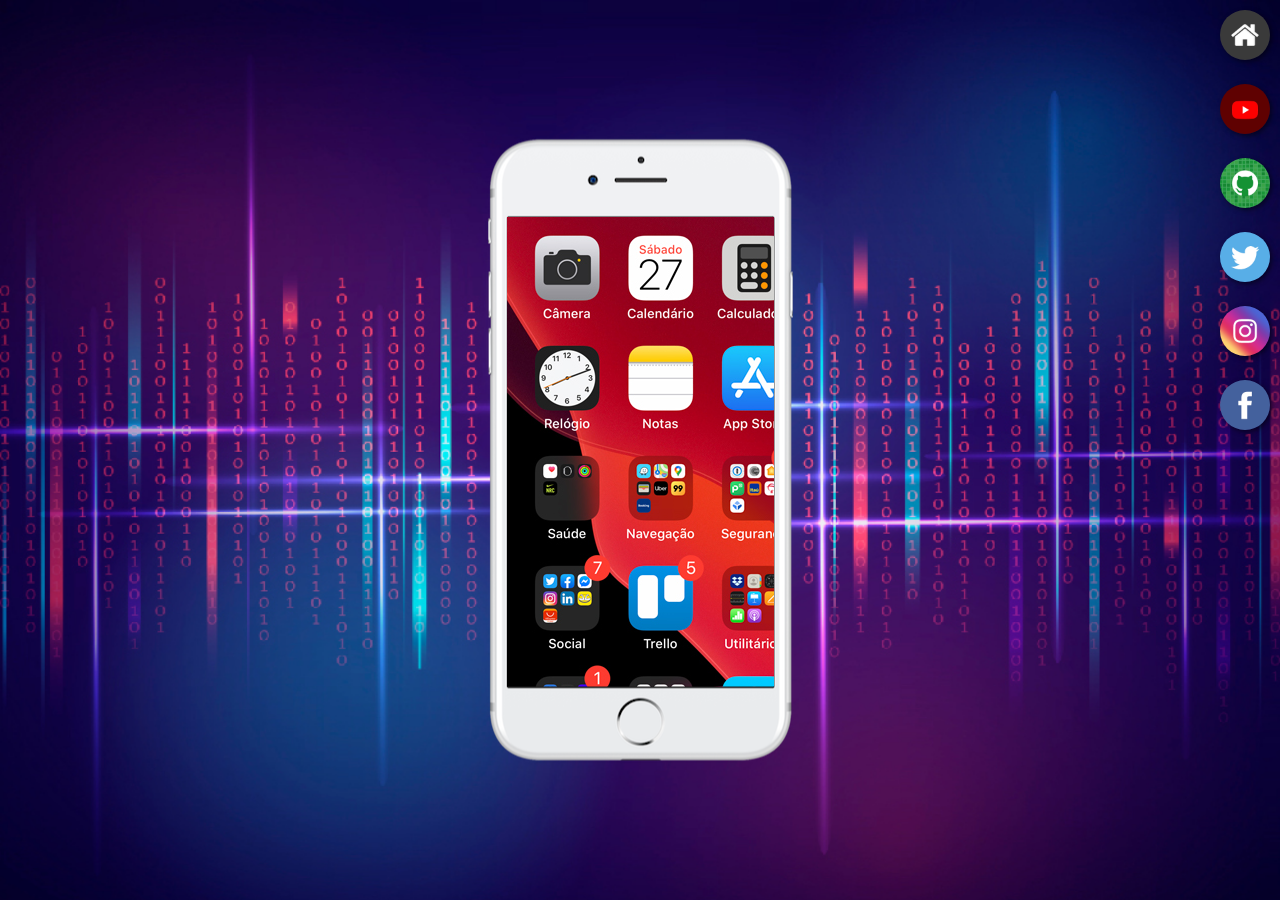
<file: index.html>
<!DOCTYPE html>
<html lang="pt-br">
<head>
    <meta charset="UTF-8">
    <meta http-equiv="X-UA-Compatible" content="IE=edge">
    <meta name="viewport" content="width=device-width, initial-scale=1.0">
    <title>Projeto Redes Sociais</title>
    <link rel="stylesheet" href="./estilos/estilos.css">
    <link rel="shortcut icon" href="imagens/favicon.ico" type="image/x-icon">
</head>
<body>
    <main>
        <section id="telefone">
            <iframe src="imagens/tela-home.jpg" name="tela" id="tela" frameborder="0" ></iframe> 
        </section>

        <section id="rede-sociais">
            <a href="home.html" target="tela"><img src="./imagens/logo-home.jpg" alt="home"></a>
            <a href="youtube.html" target="tela"><img src="./imagens/logo-youtube.jpg" alt="youtube"></a>
            <a href="github.html" target="tela"><img src="./imagens/logo-github.jpg" alt="github"></a>
            <a href="twitter.html" target="tela"><img src="./imagens/logo-twitter.jpg" alt="twitter"></a>
            <a href="instagram.html" target="tela"><img src="./imagens/logo-instagram.jpg" alt="instagram"></a>
            <a href="facebook.html" target="tela"><img src="./imagens/logo-facebook.jpg" alt="facebook"></a>          
        </section>
    </main>    
</body>
</html>
</file>
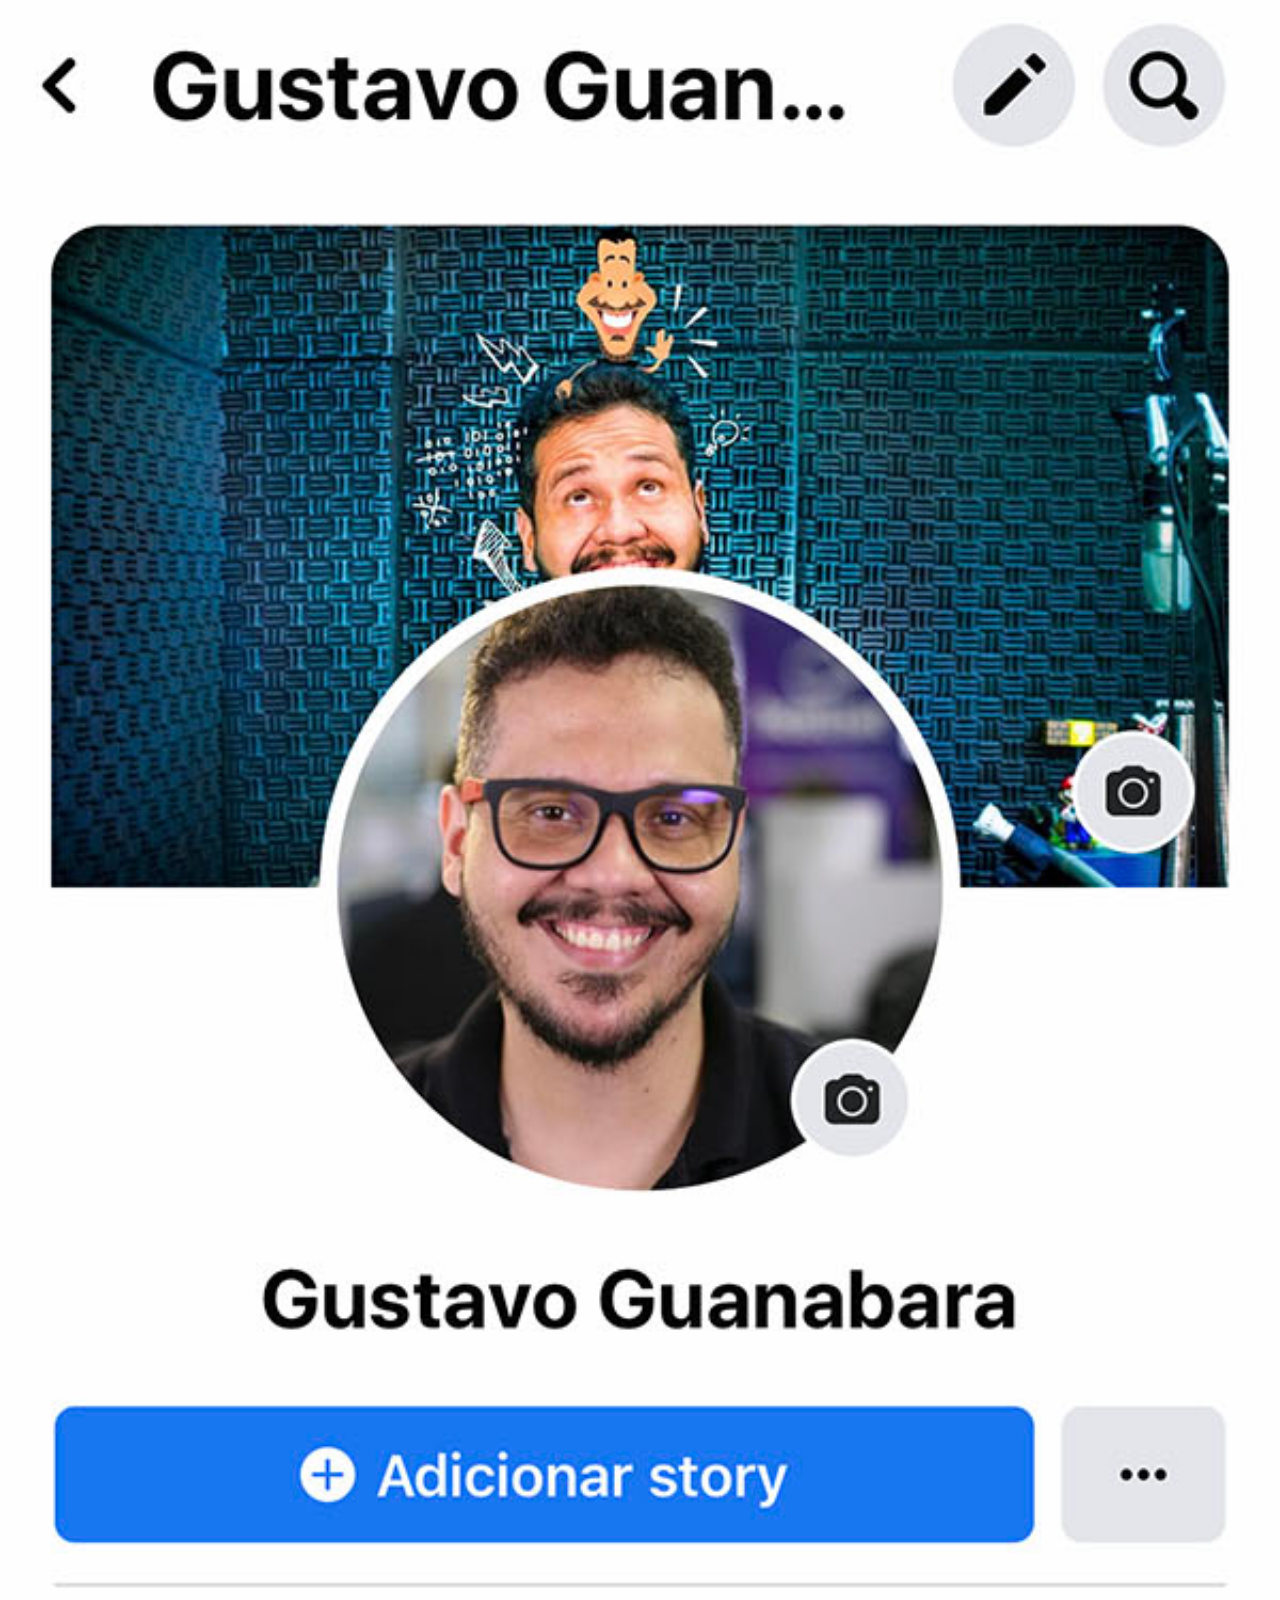
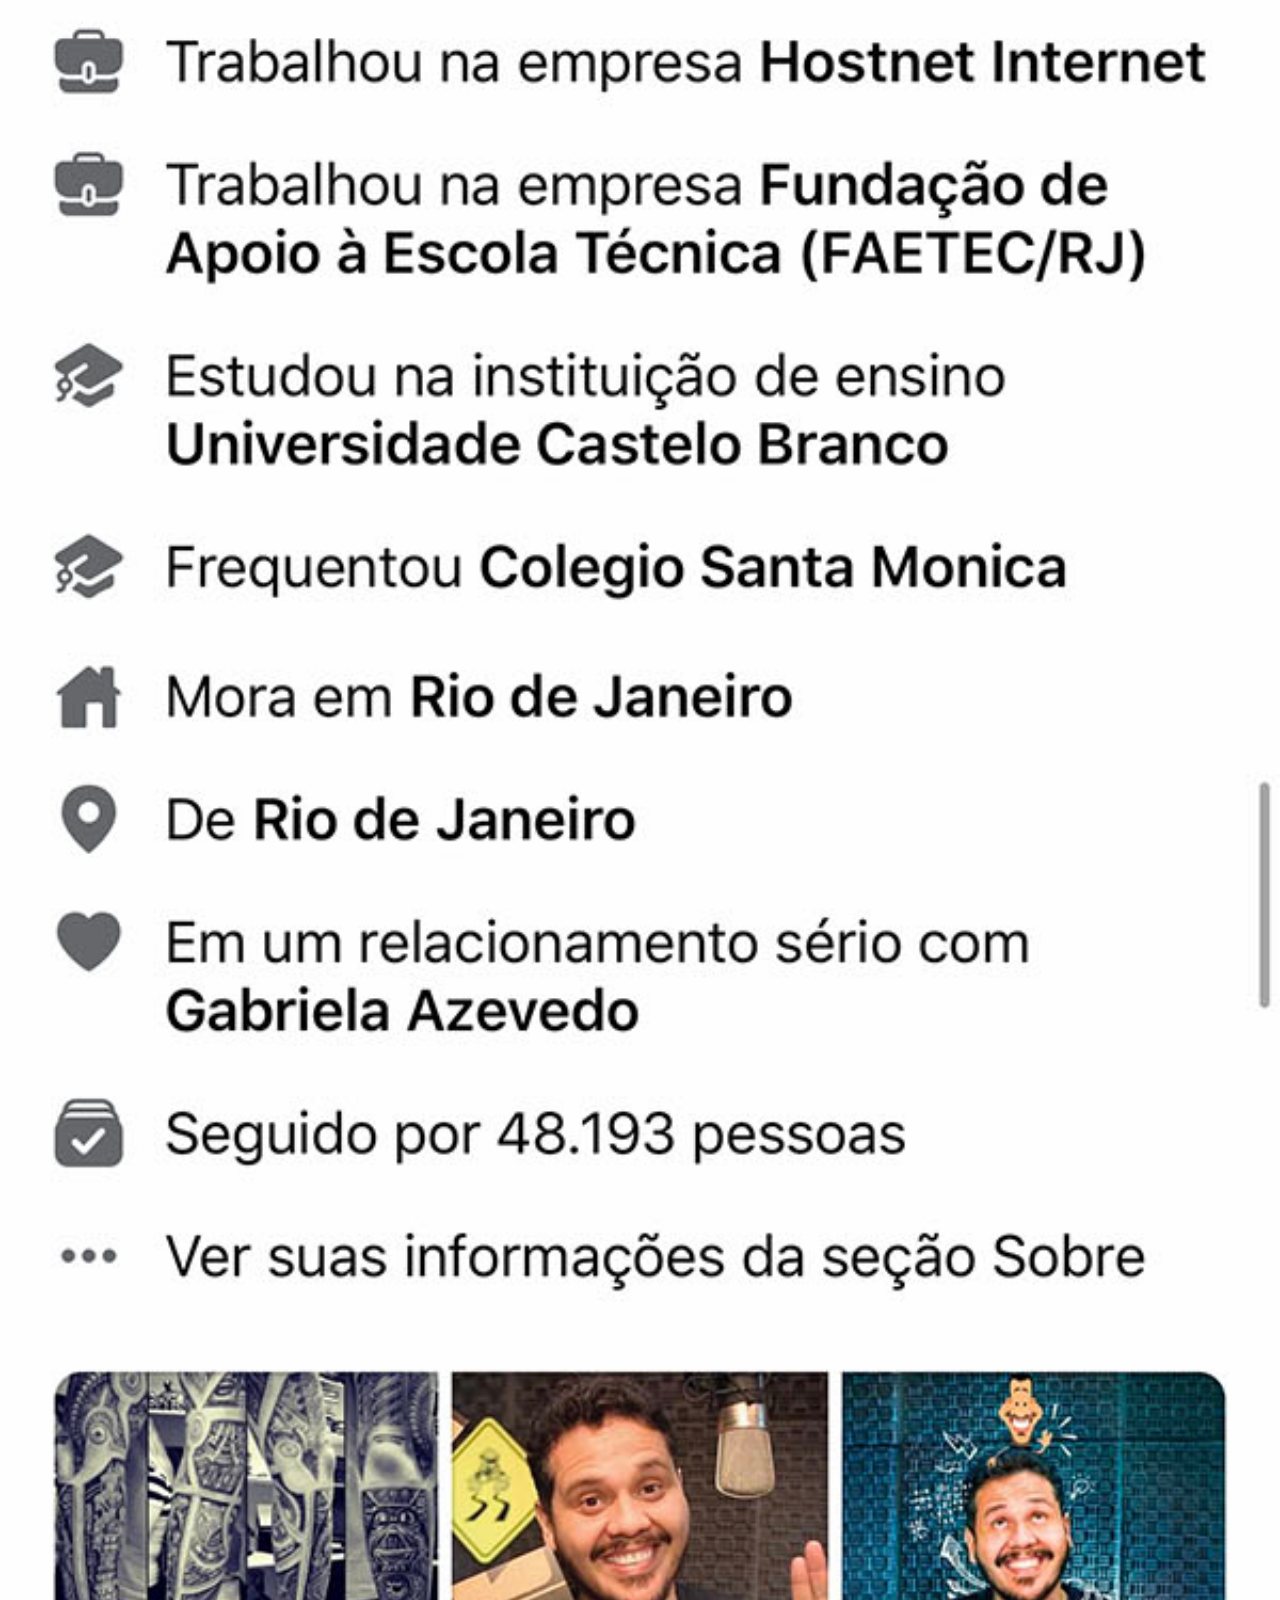
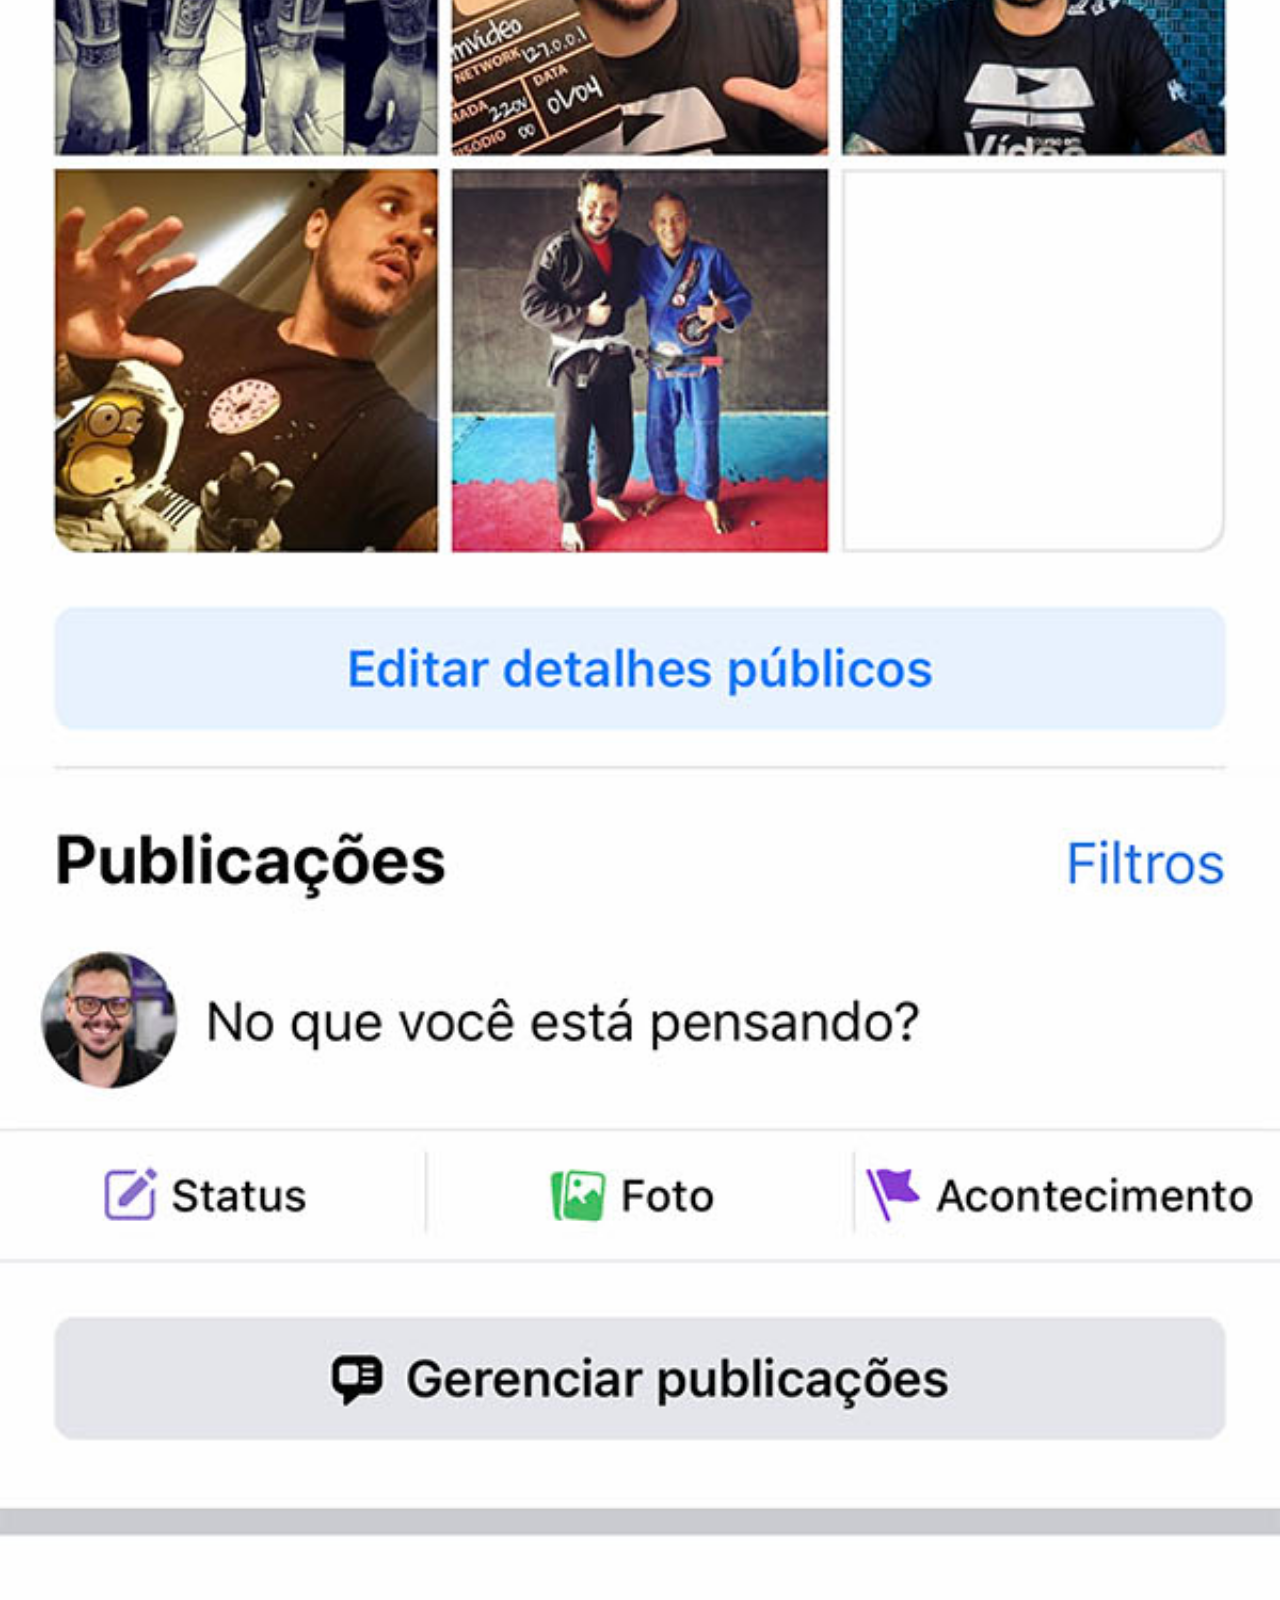
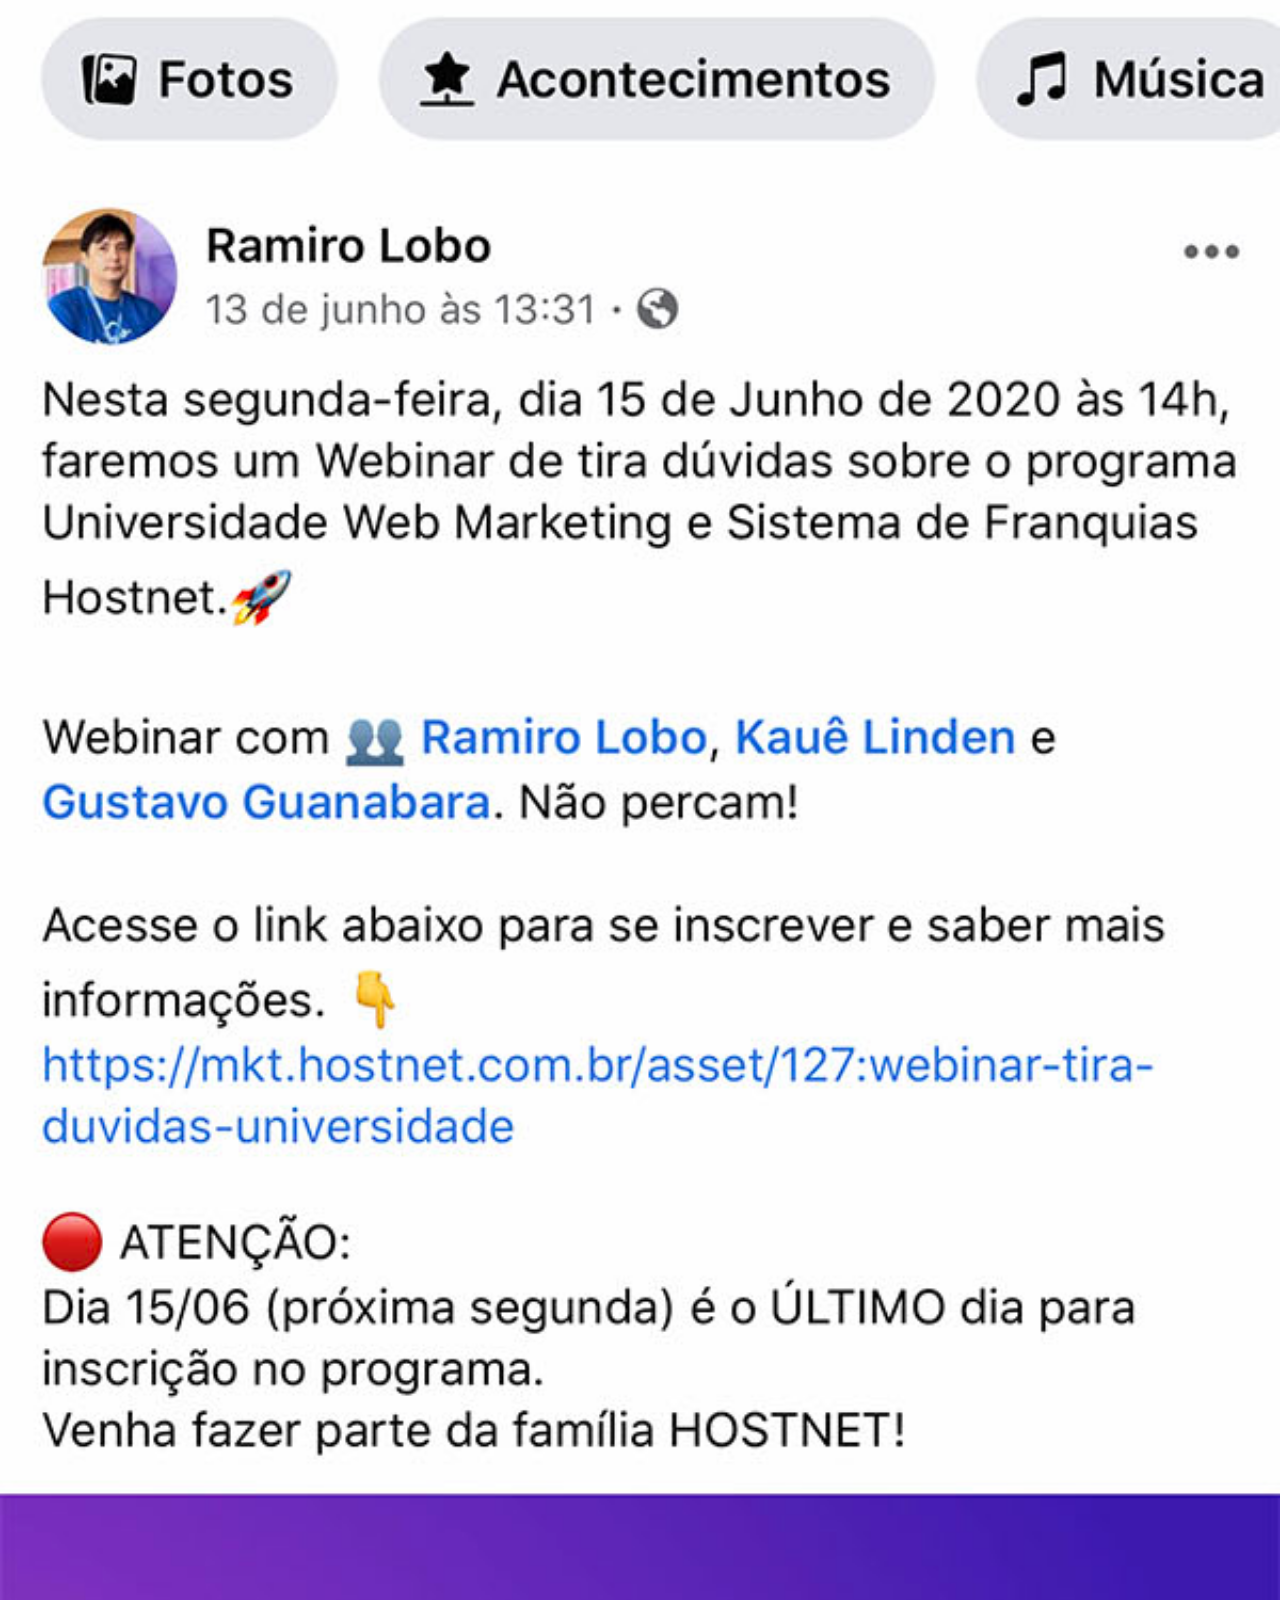
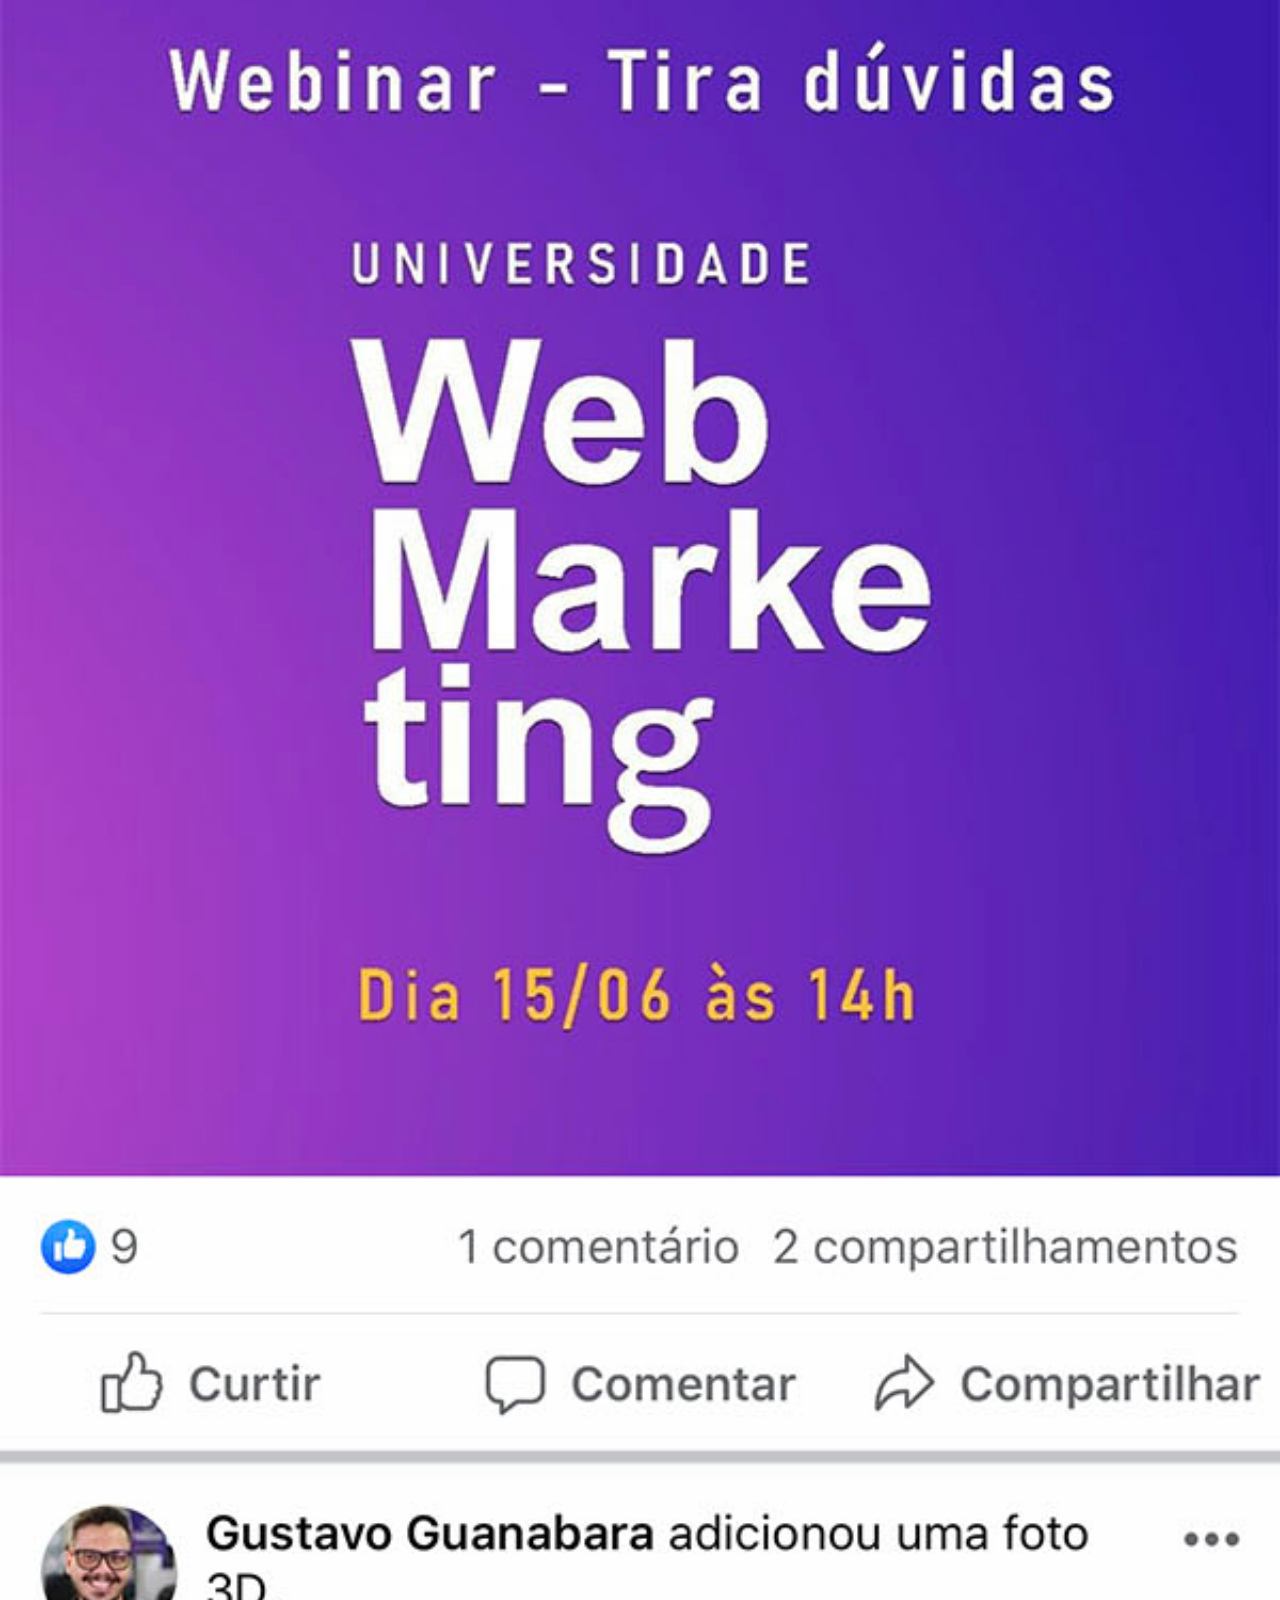
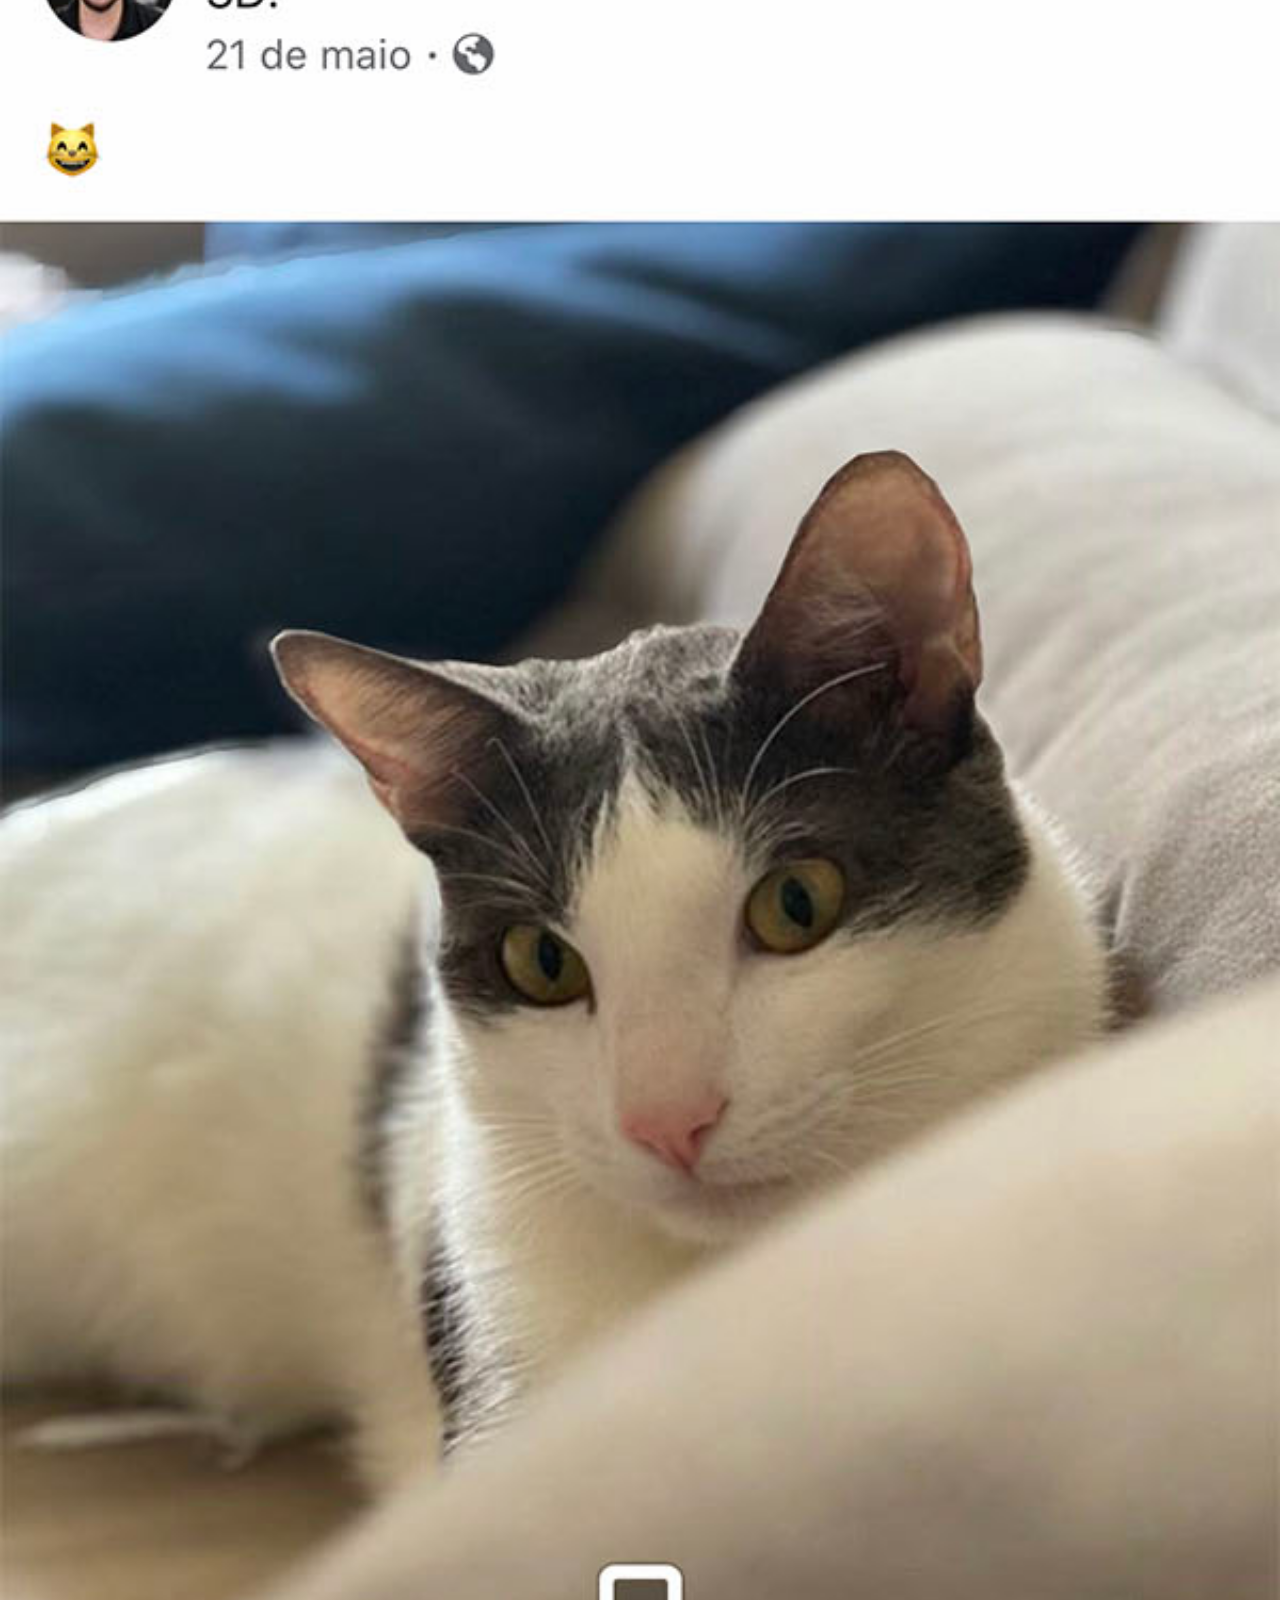
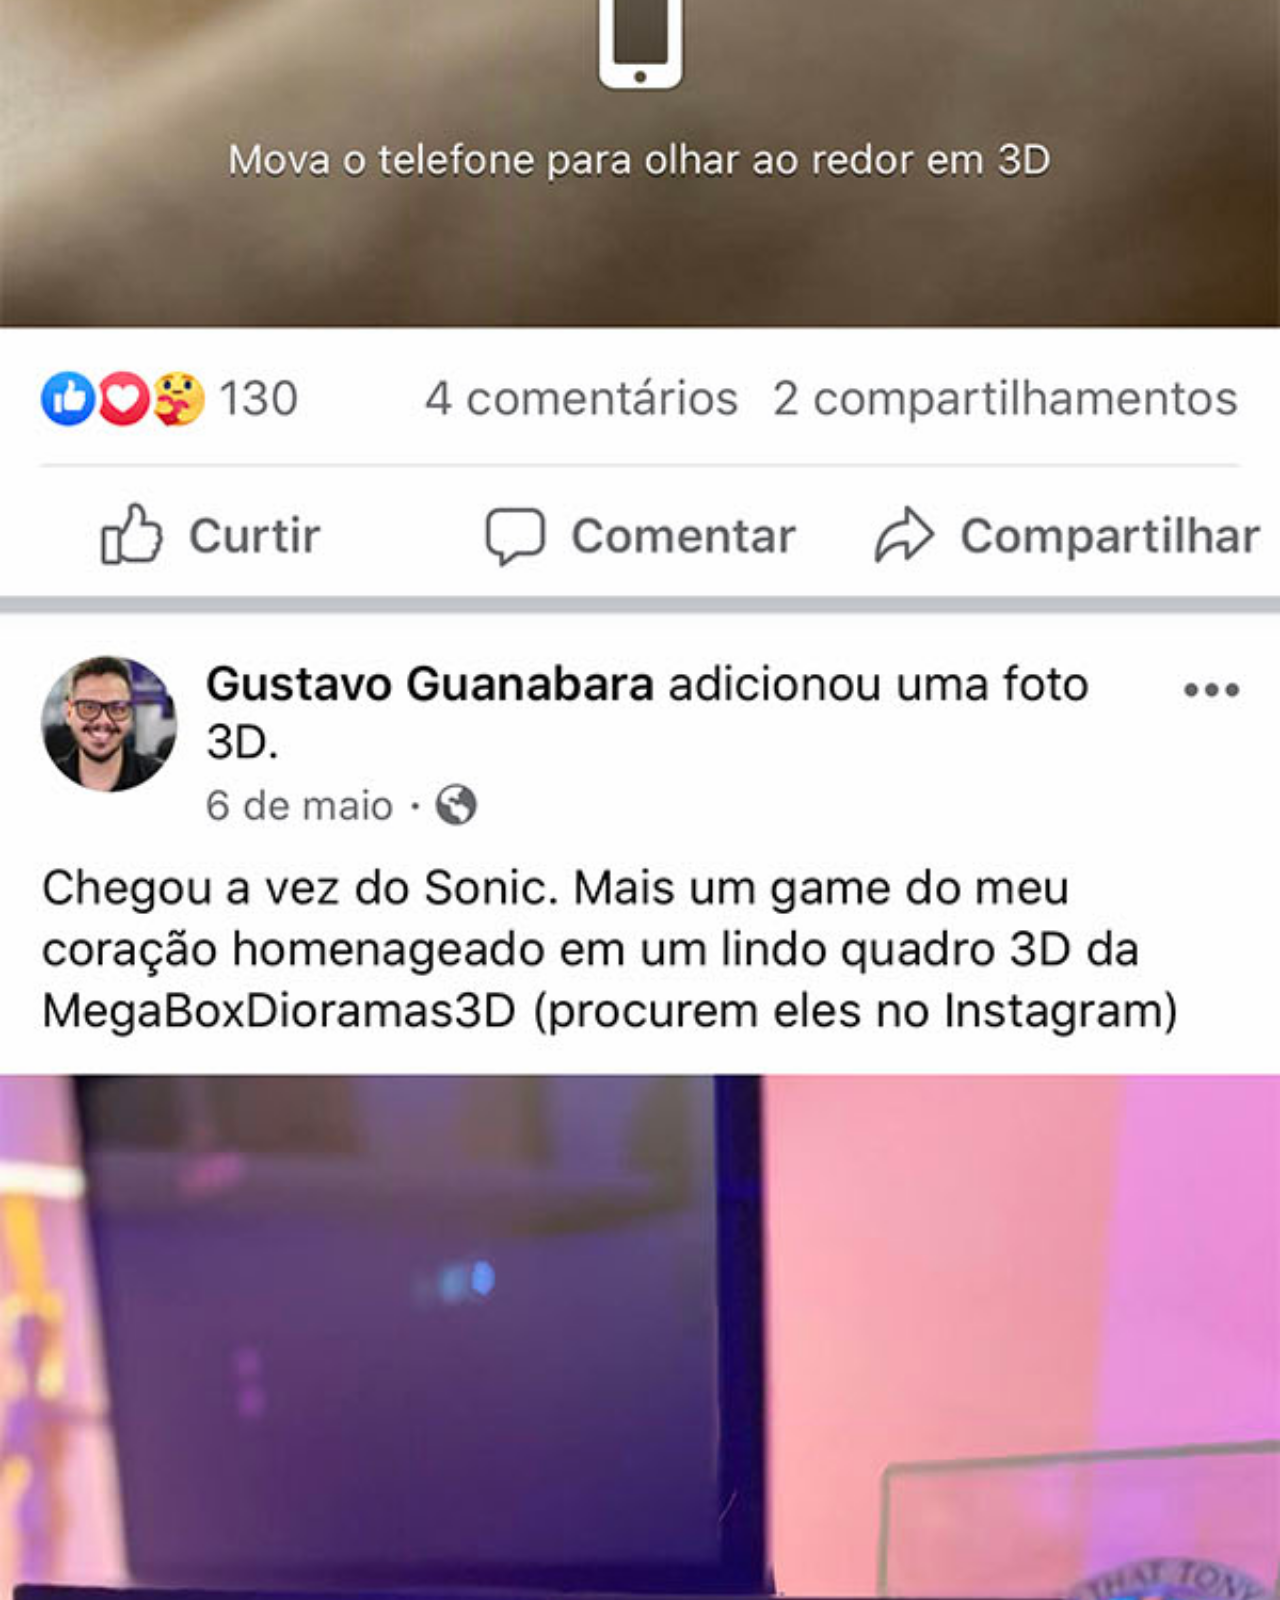
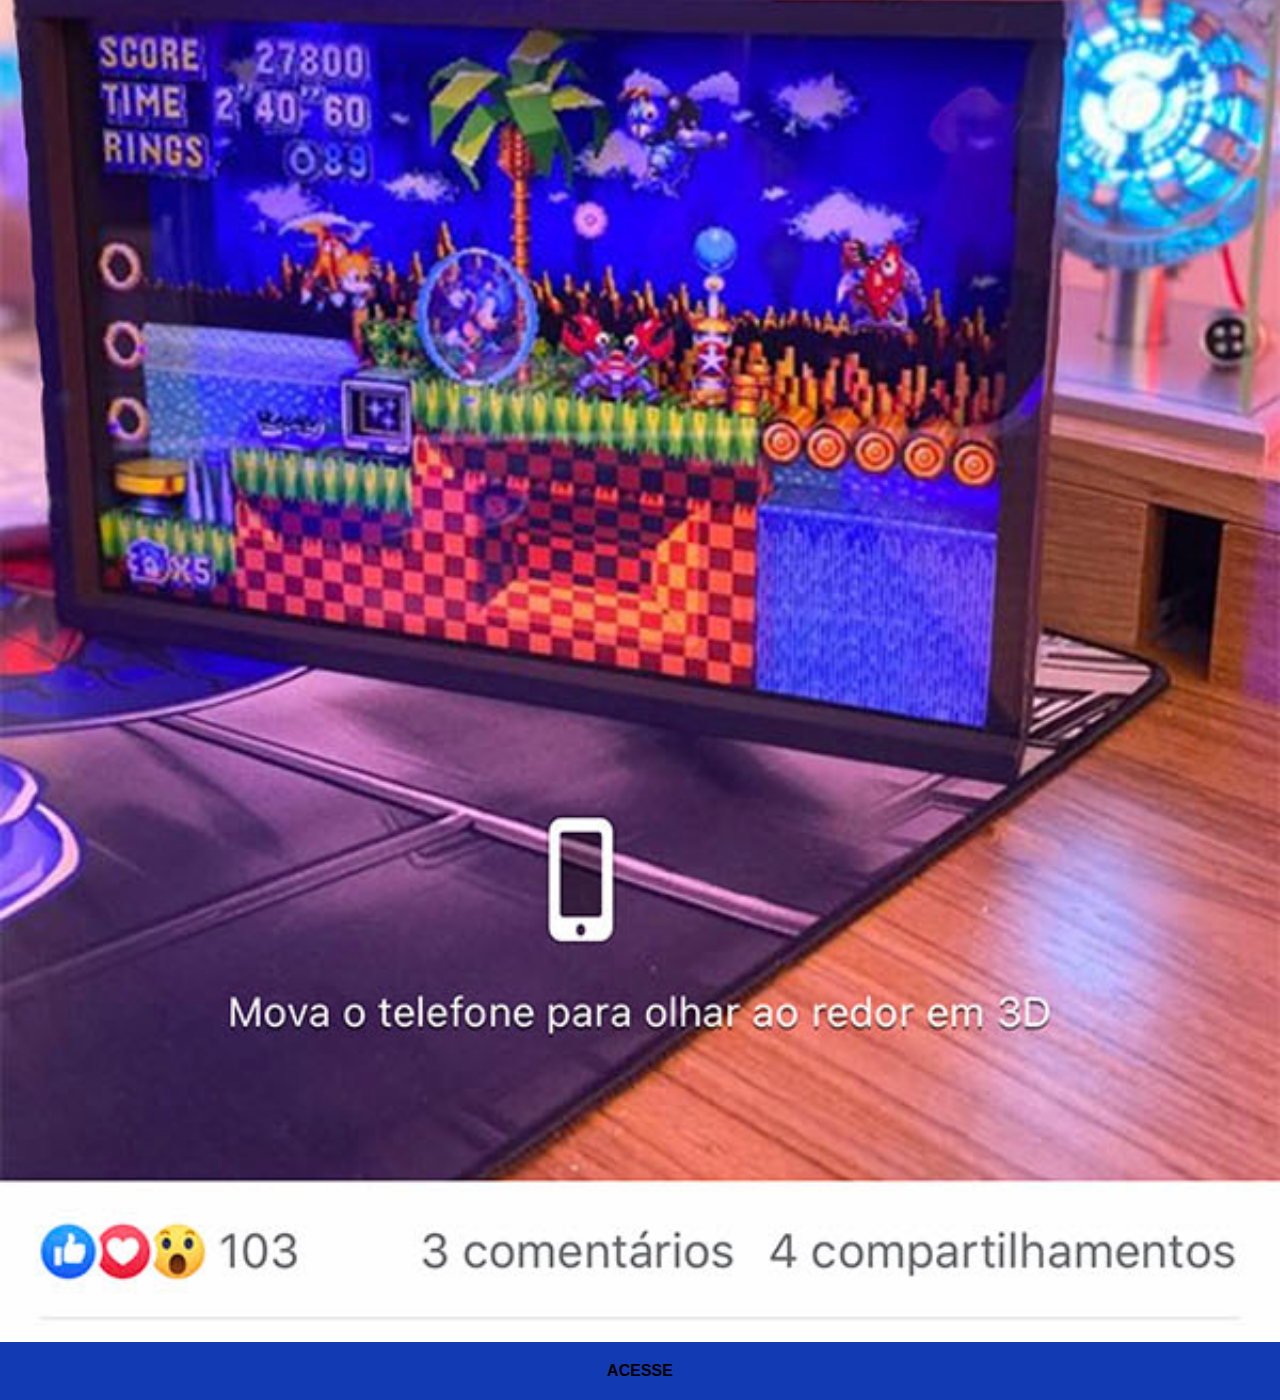
<file: facebook.html>
<!DOCTYPE html>
<html lang="pt-br">
<head>
    <meta charset="UTF-8">
    <meta http-equiv="X-UA-Compatible" content="IE=edge">
    <meta name="viewport" content="width=device-width, initial-scale=1.0">
    <title>Facebook</title>
    <link rel="stylesheet" href="estilos/socials.css">
</head>
<body>
    <img src="imagens/tela-facebook.jpg" alt="Facebook">
    <a href="https://www.facebook.com/temis.souza" target="_blank">ACESSE</a>
    
</body>
</html>
</file>
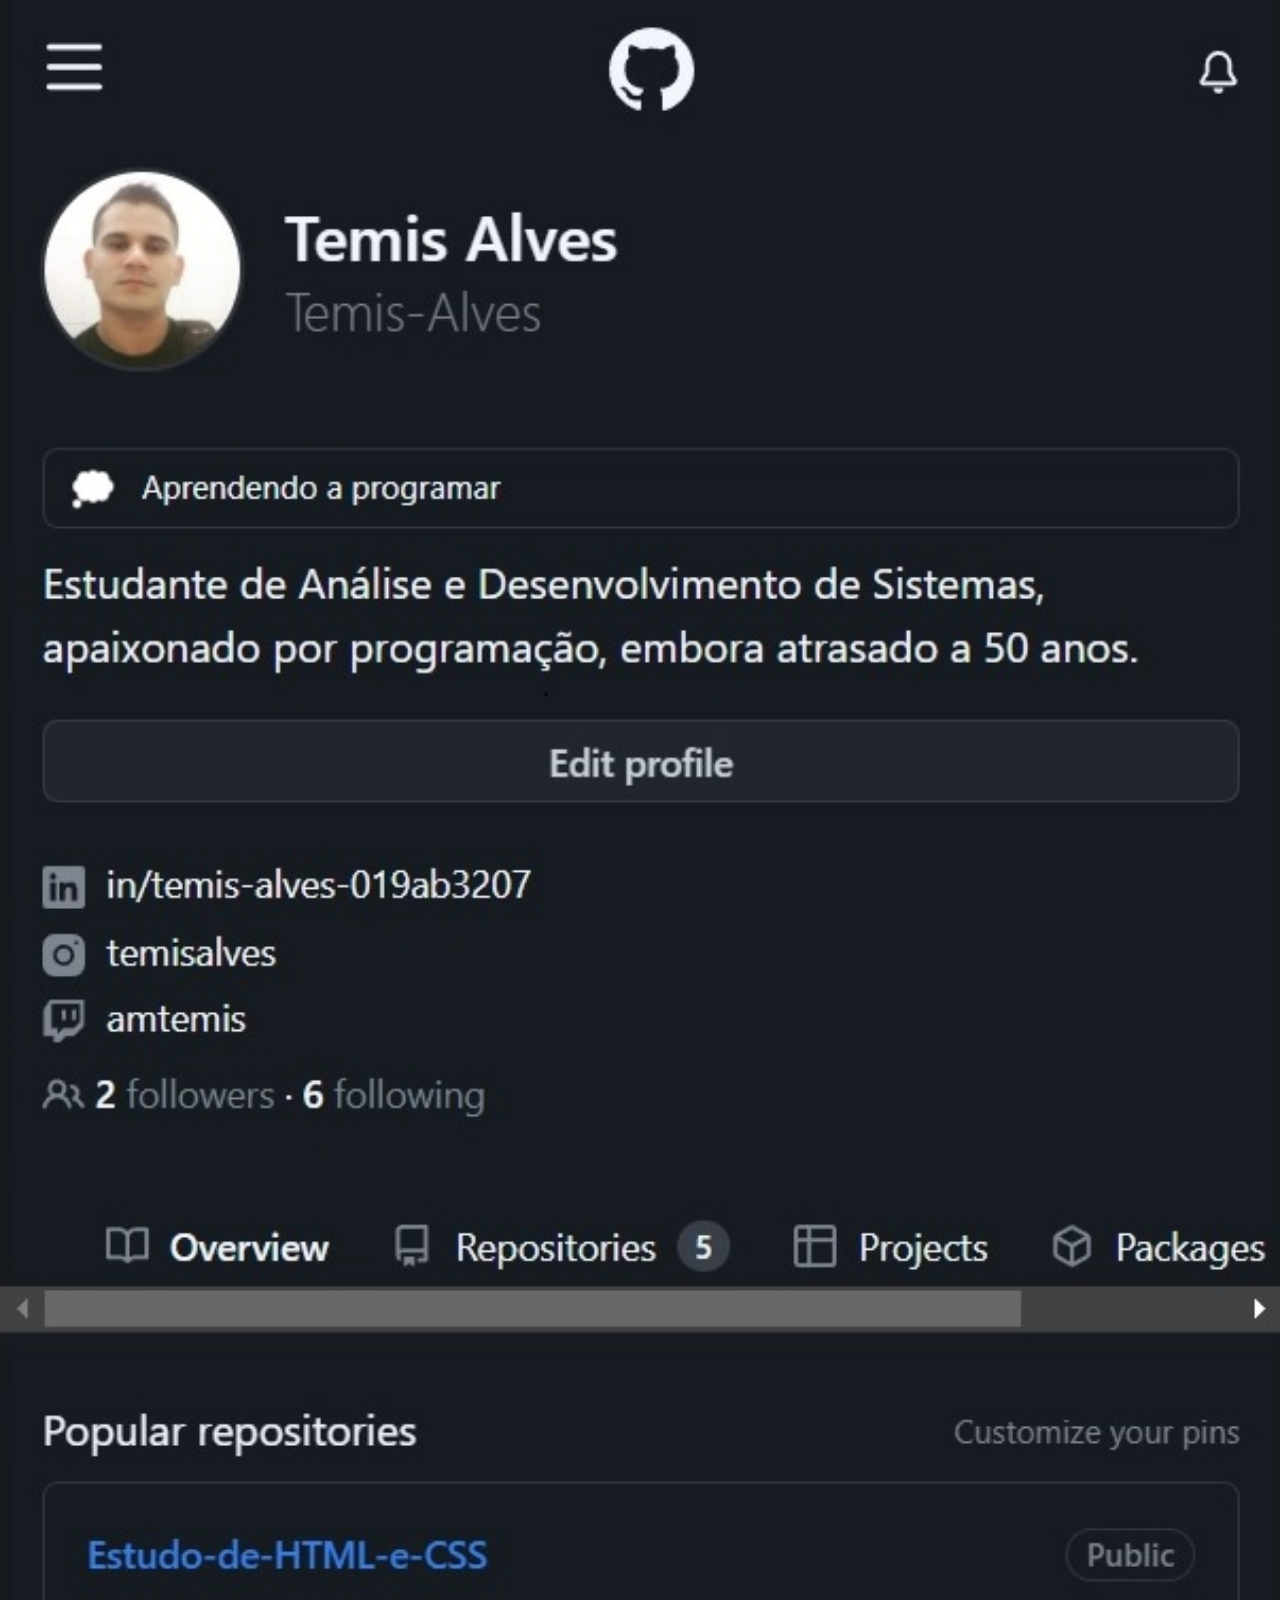
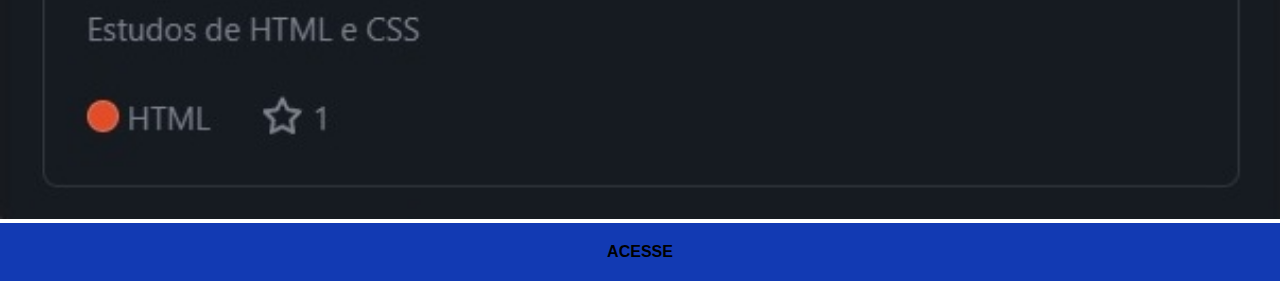
<file: github.html>
<!DOCTYPE html>
<html lang="pt-br">
<head>
    <meta charset="UTF-8">
    <meta http-equiv="X-UA-Compatible" content="IE=edge">
    <meta name="viewport" content="width=device-width, initial-scale=1.0">
    <title>GitHub</title>
    <link rel="stylesheet" href="estilos/socials.css">
</head>
<body>
    <img src="imagens/git1.jpg" alt="GitHub">
    <a href="https://github.com/Temis-Alves" target="_blank">ACESSE</a>
    
</body>
</html>
</file>
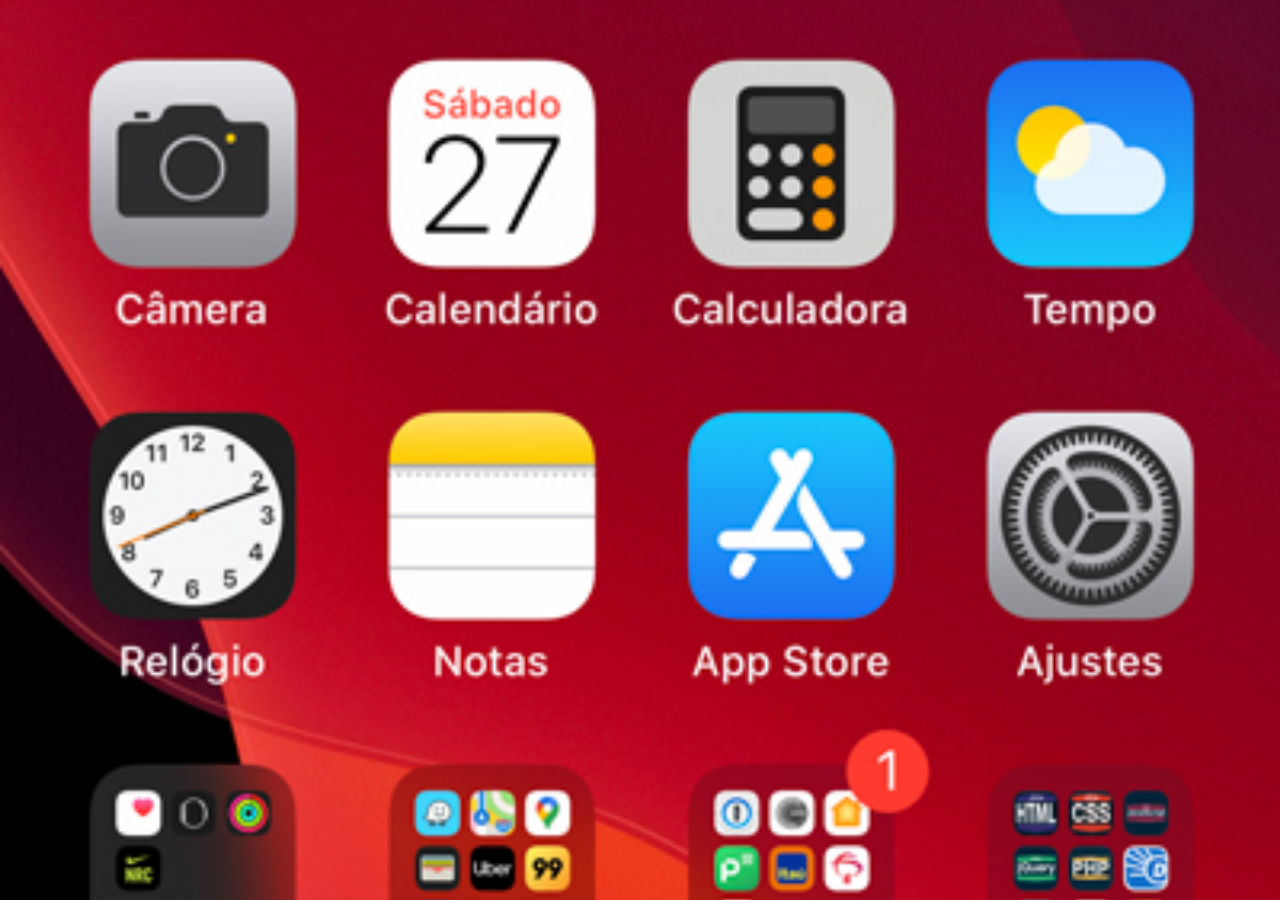
<file: home.html>
<!DOCTYPE html>
<html lang="pt-br">
<head>
    <meta charset="UTF-8">
    <meta http-equiv="X-UA-Compatible" content="IE=edge">
    <meta name="viewport" content="width=device-width, initial-scale=1.0">
    <title>Home</title>
    <style>
        * {
            margin: 0px;
            padding: 0px;
        }

        body {
            width: 100vw;
            height: 100vh;
            background: black url('../imagens/tela-home.jpg') no-repeat top center;
            background-size: cover;
        }
    </style>
</head>
<body>
    
</body>
</html>
</file>
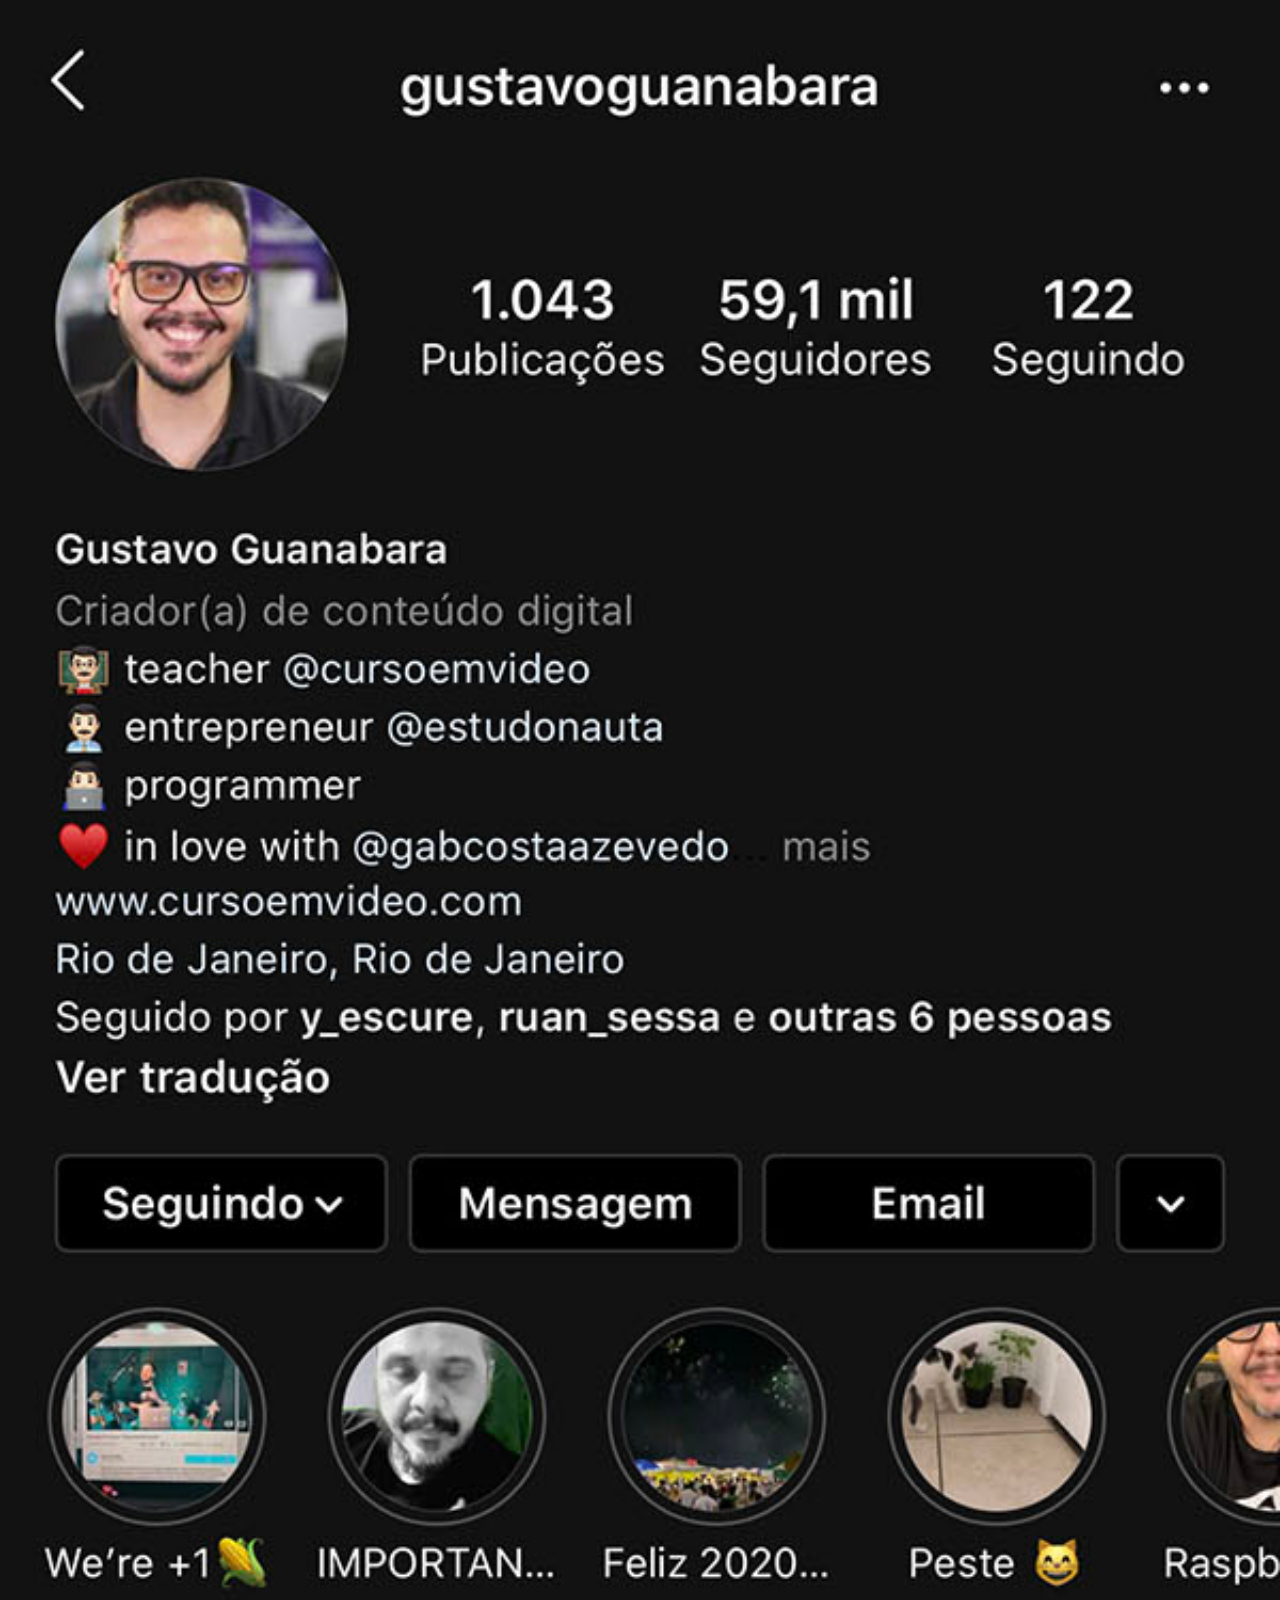
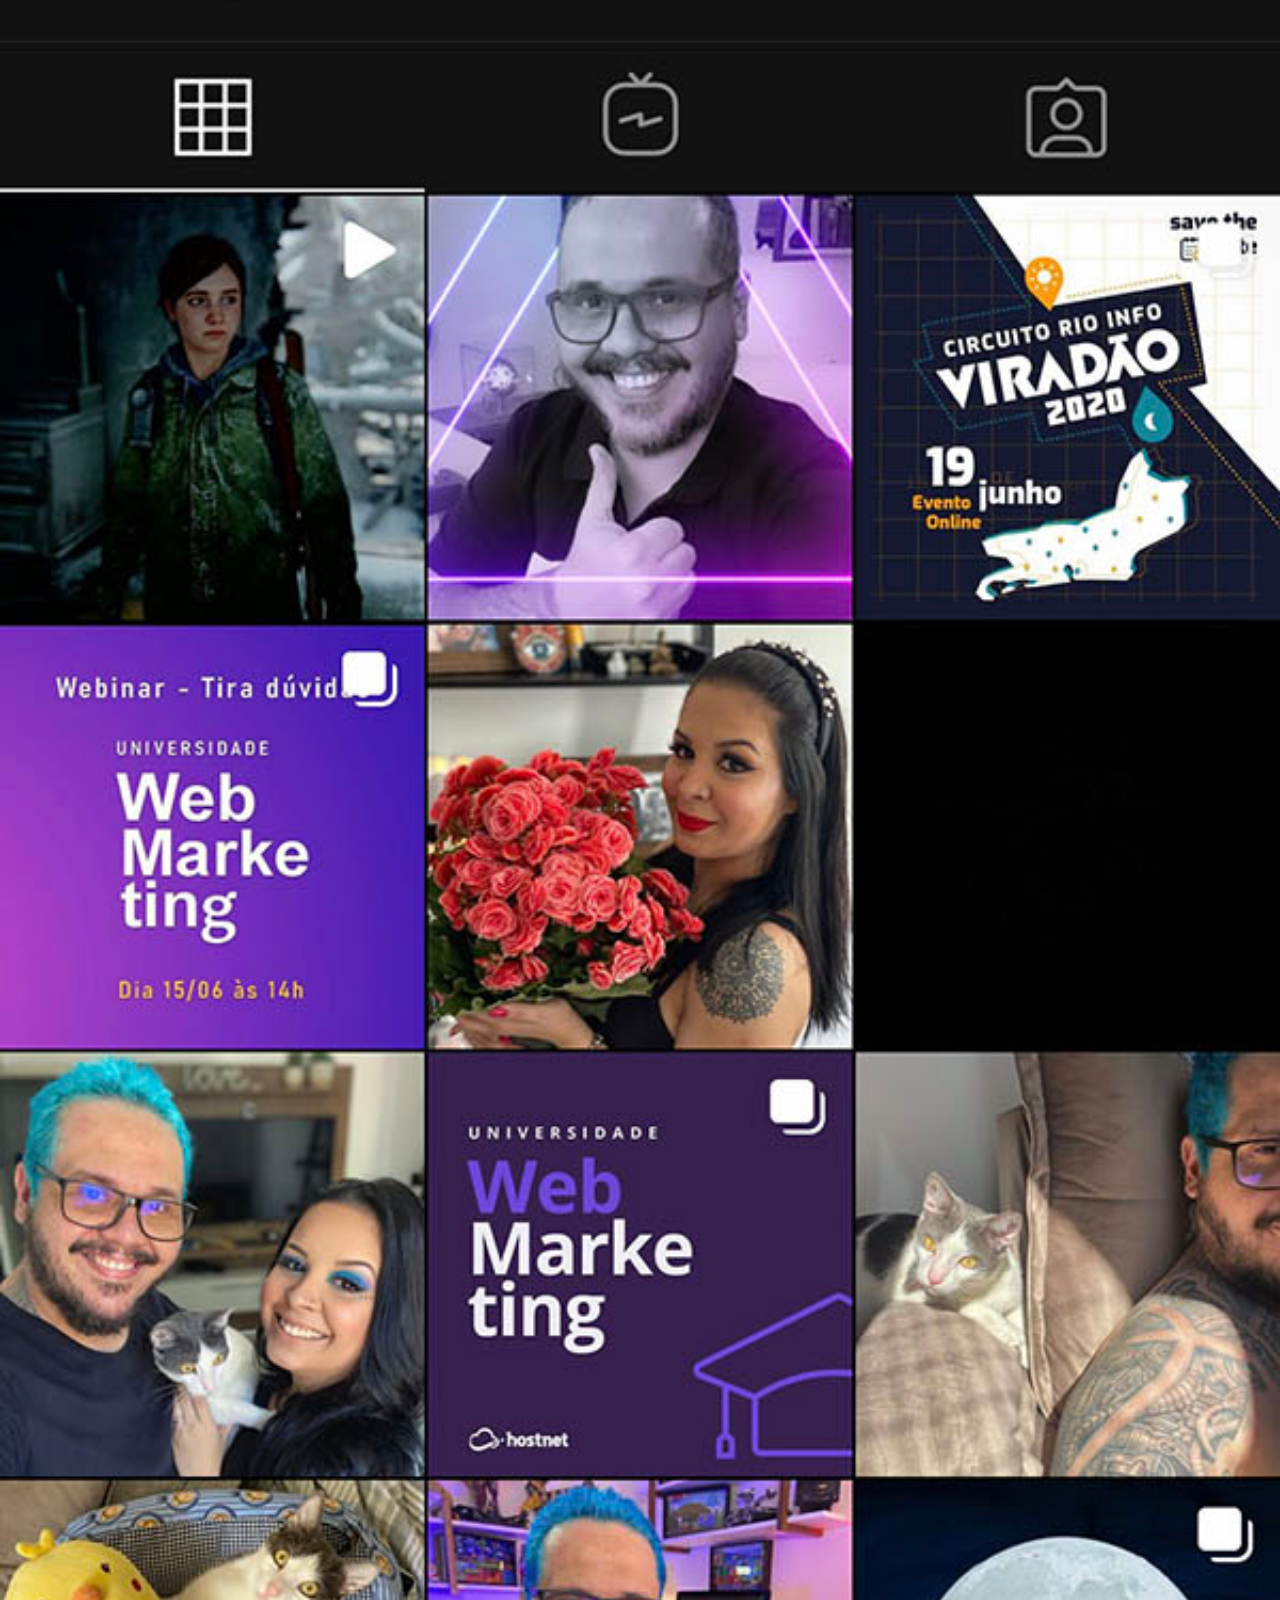
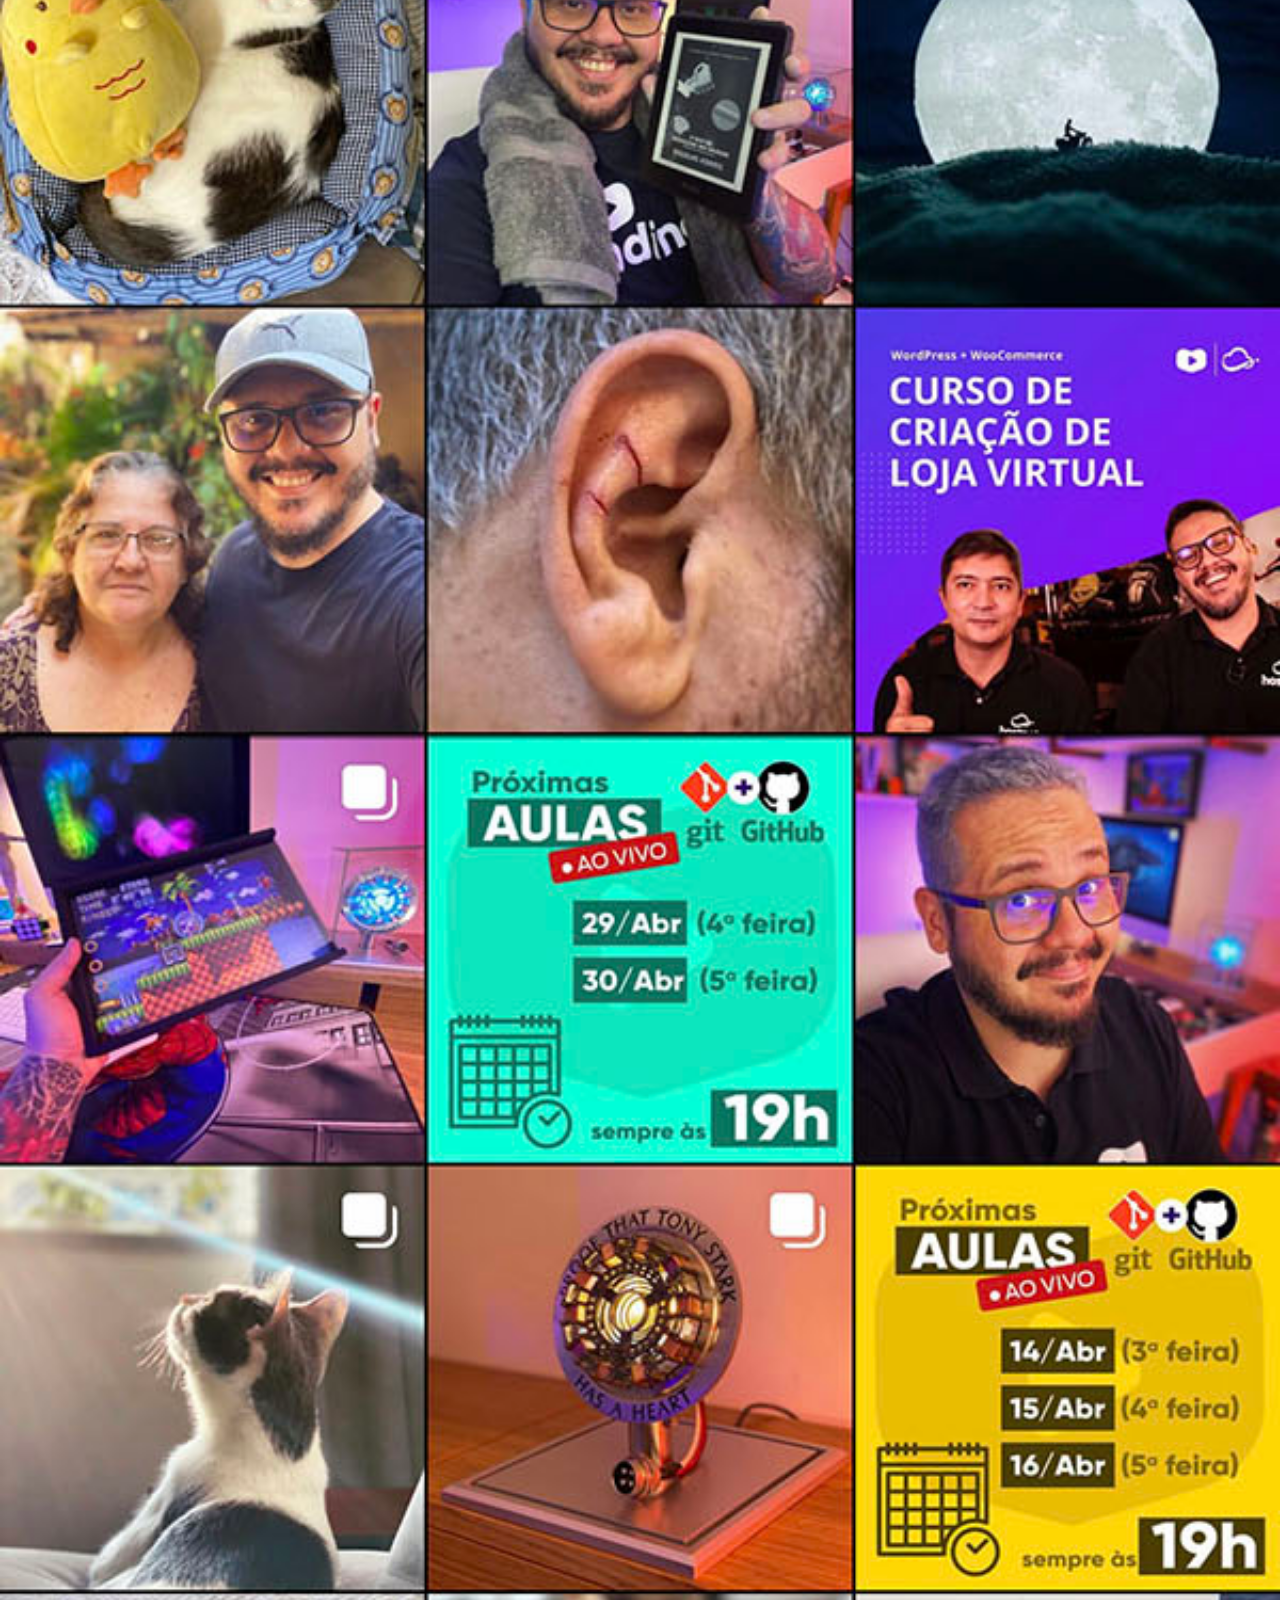
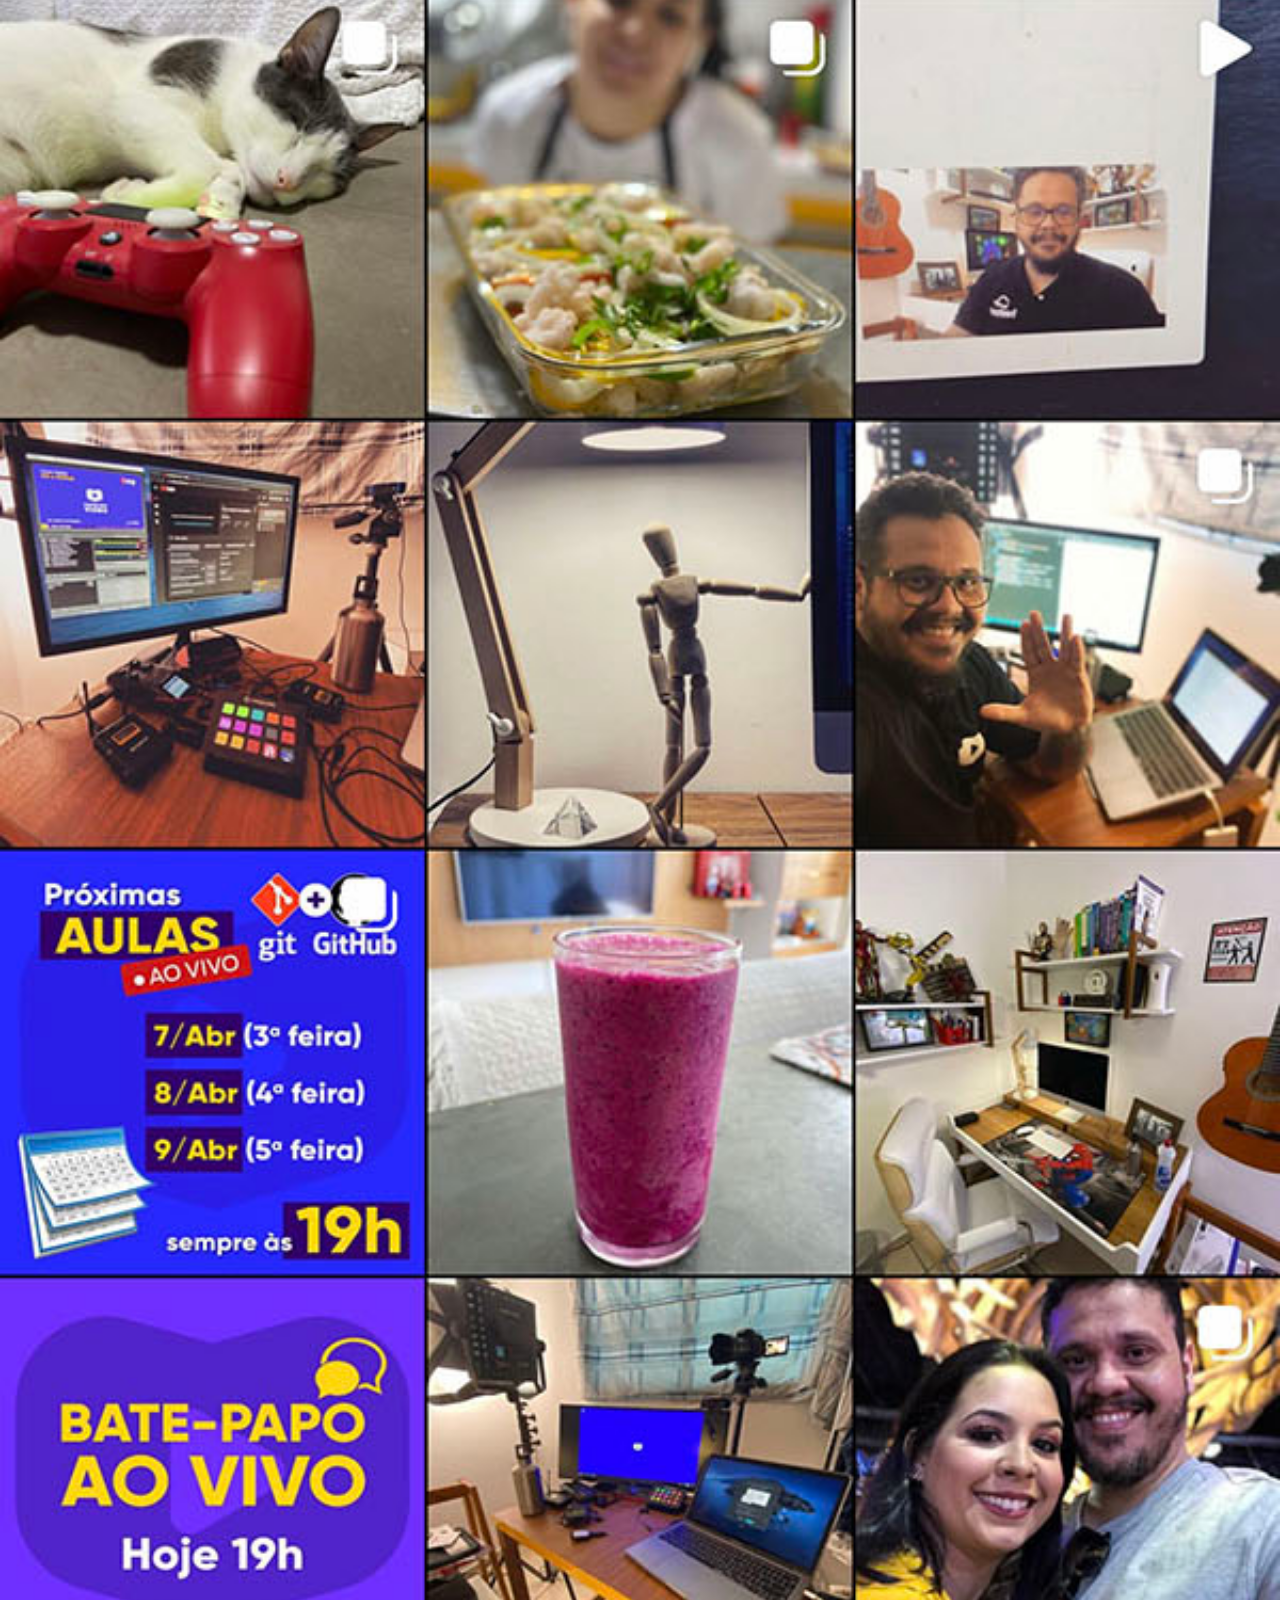
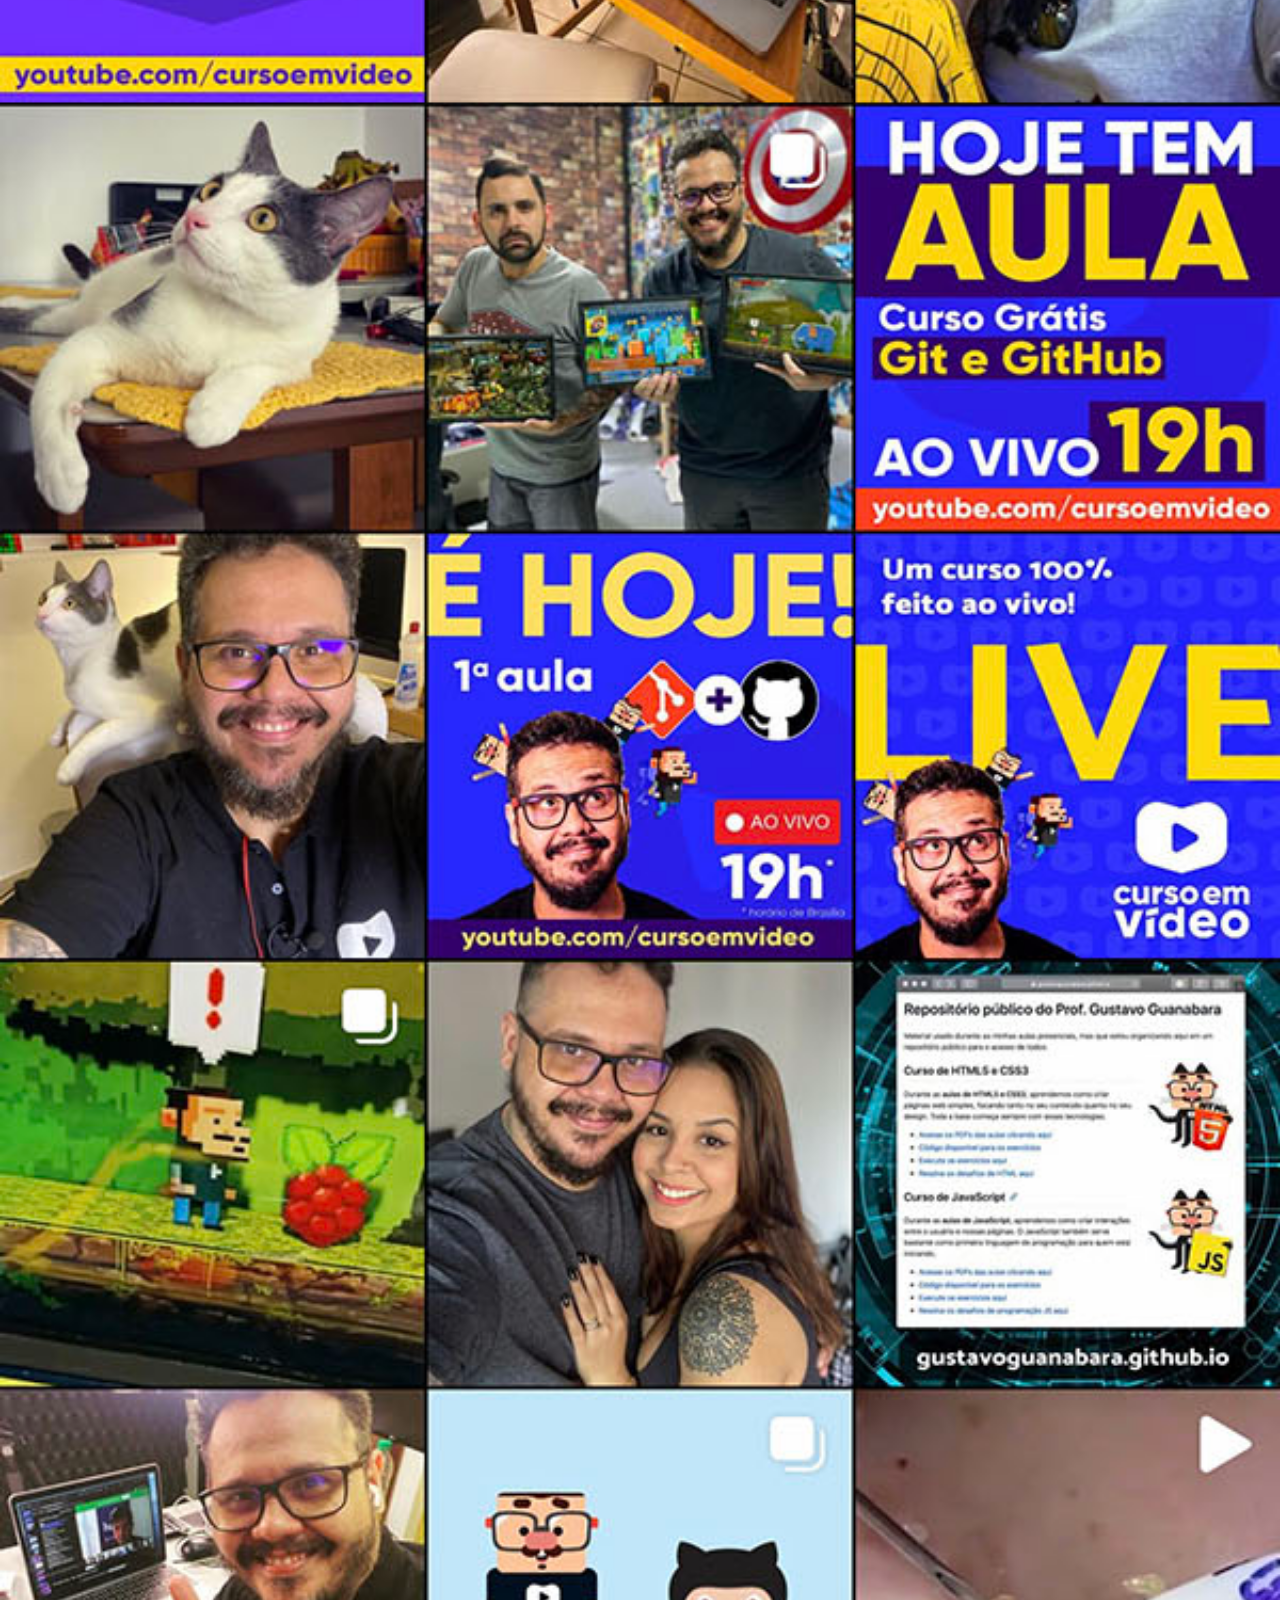
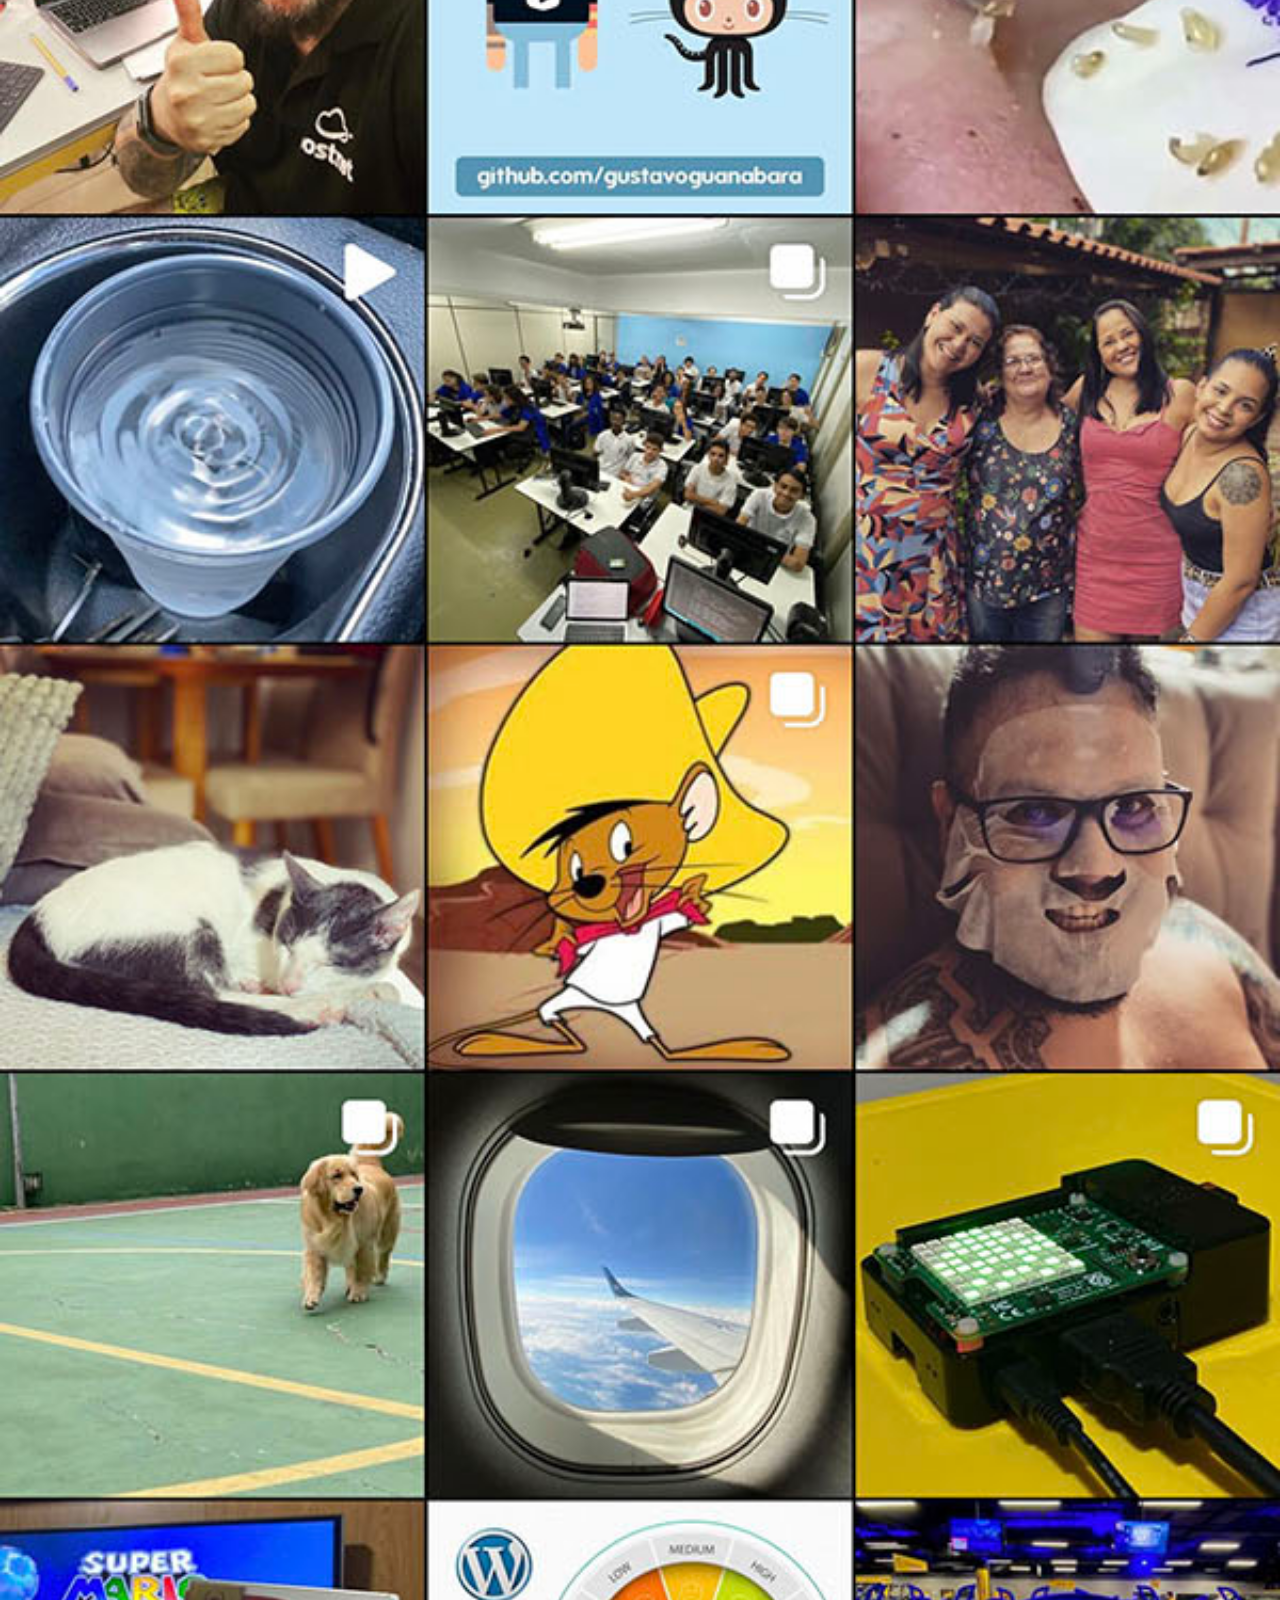
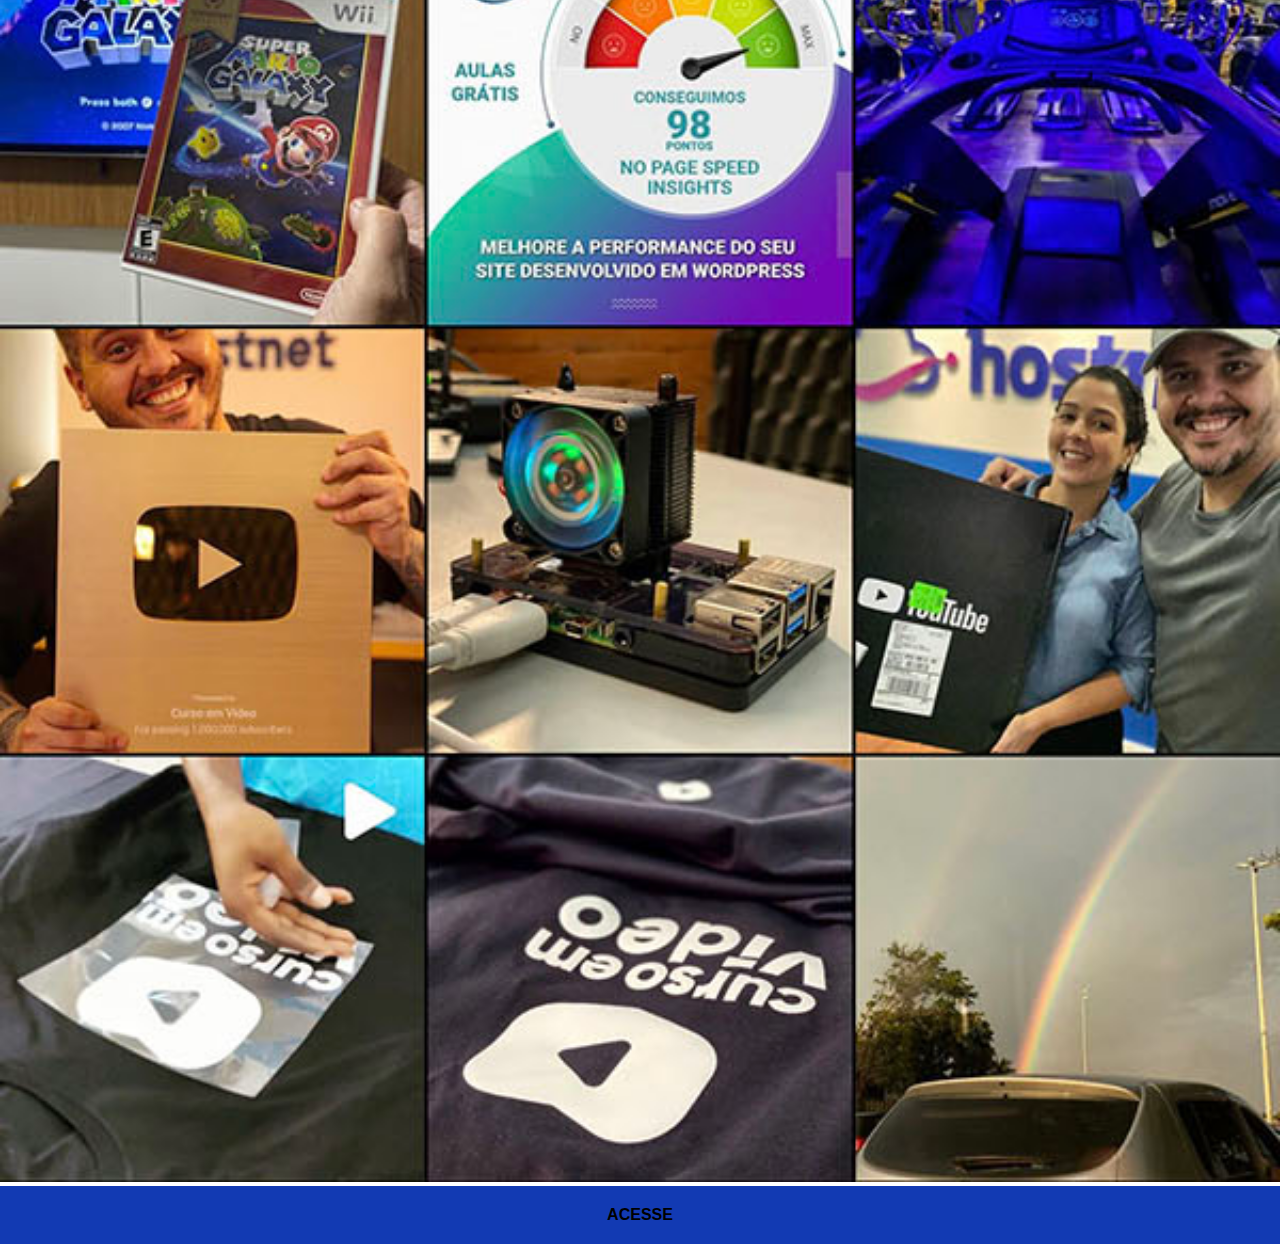
<file: instagram.html>
<!DOCTYPE html>
<html lang="pt-br">
<head>
    <meta charset="UTF-8">
    <meta http-equiv="X-UA-Compatible" content="IE=edge">
    <meta name="viewport" content="width=device-width, initial-scale=1.0">
    <title>Instagram</title>
    <link rel="stylesheet" href="estilos/socials.css">
</head>
<body>
    <img src="imagens/tela-instagram.jpg" alt="Instagram">
    <a href="https://www.instagram.com/temisalves/" target="_blank">ACESSE</a>
    
</body>
</html>
</file>
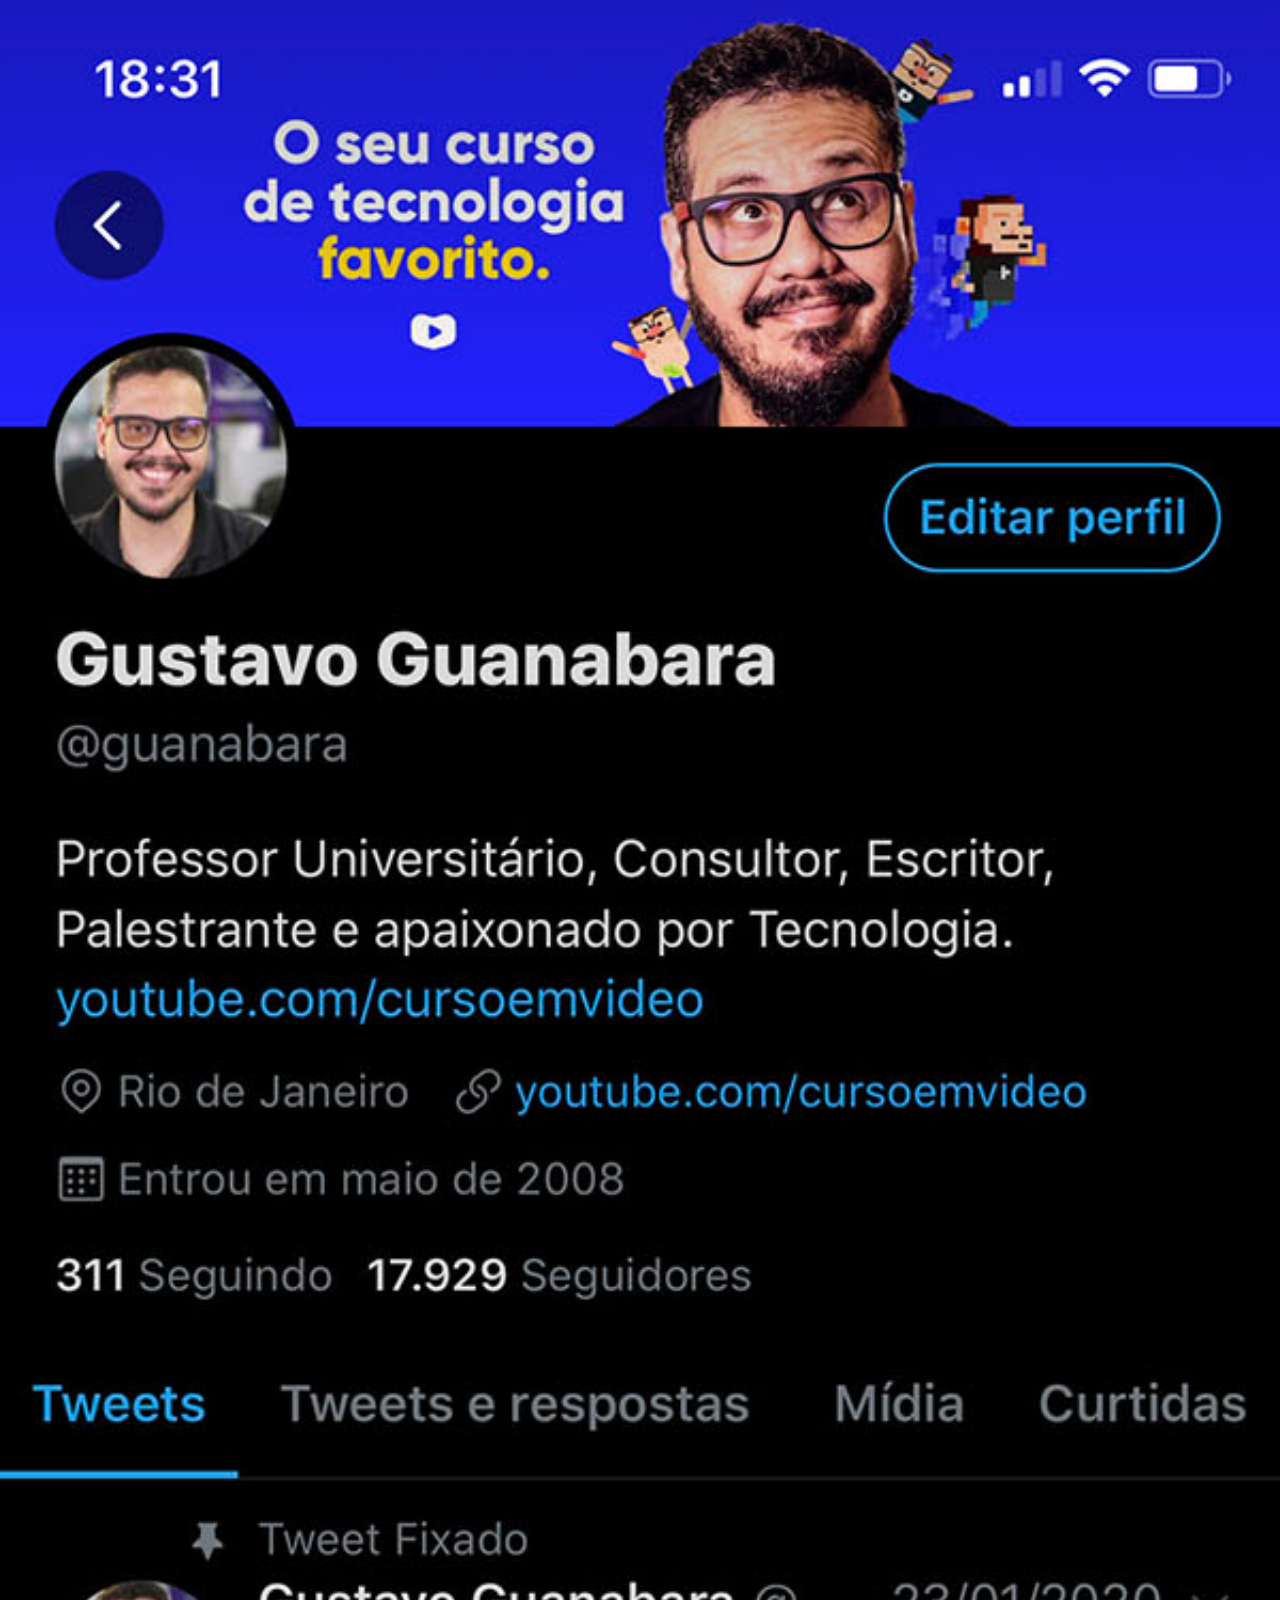
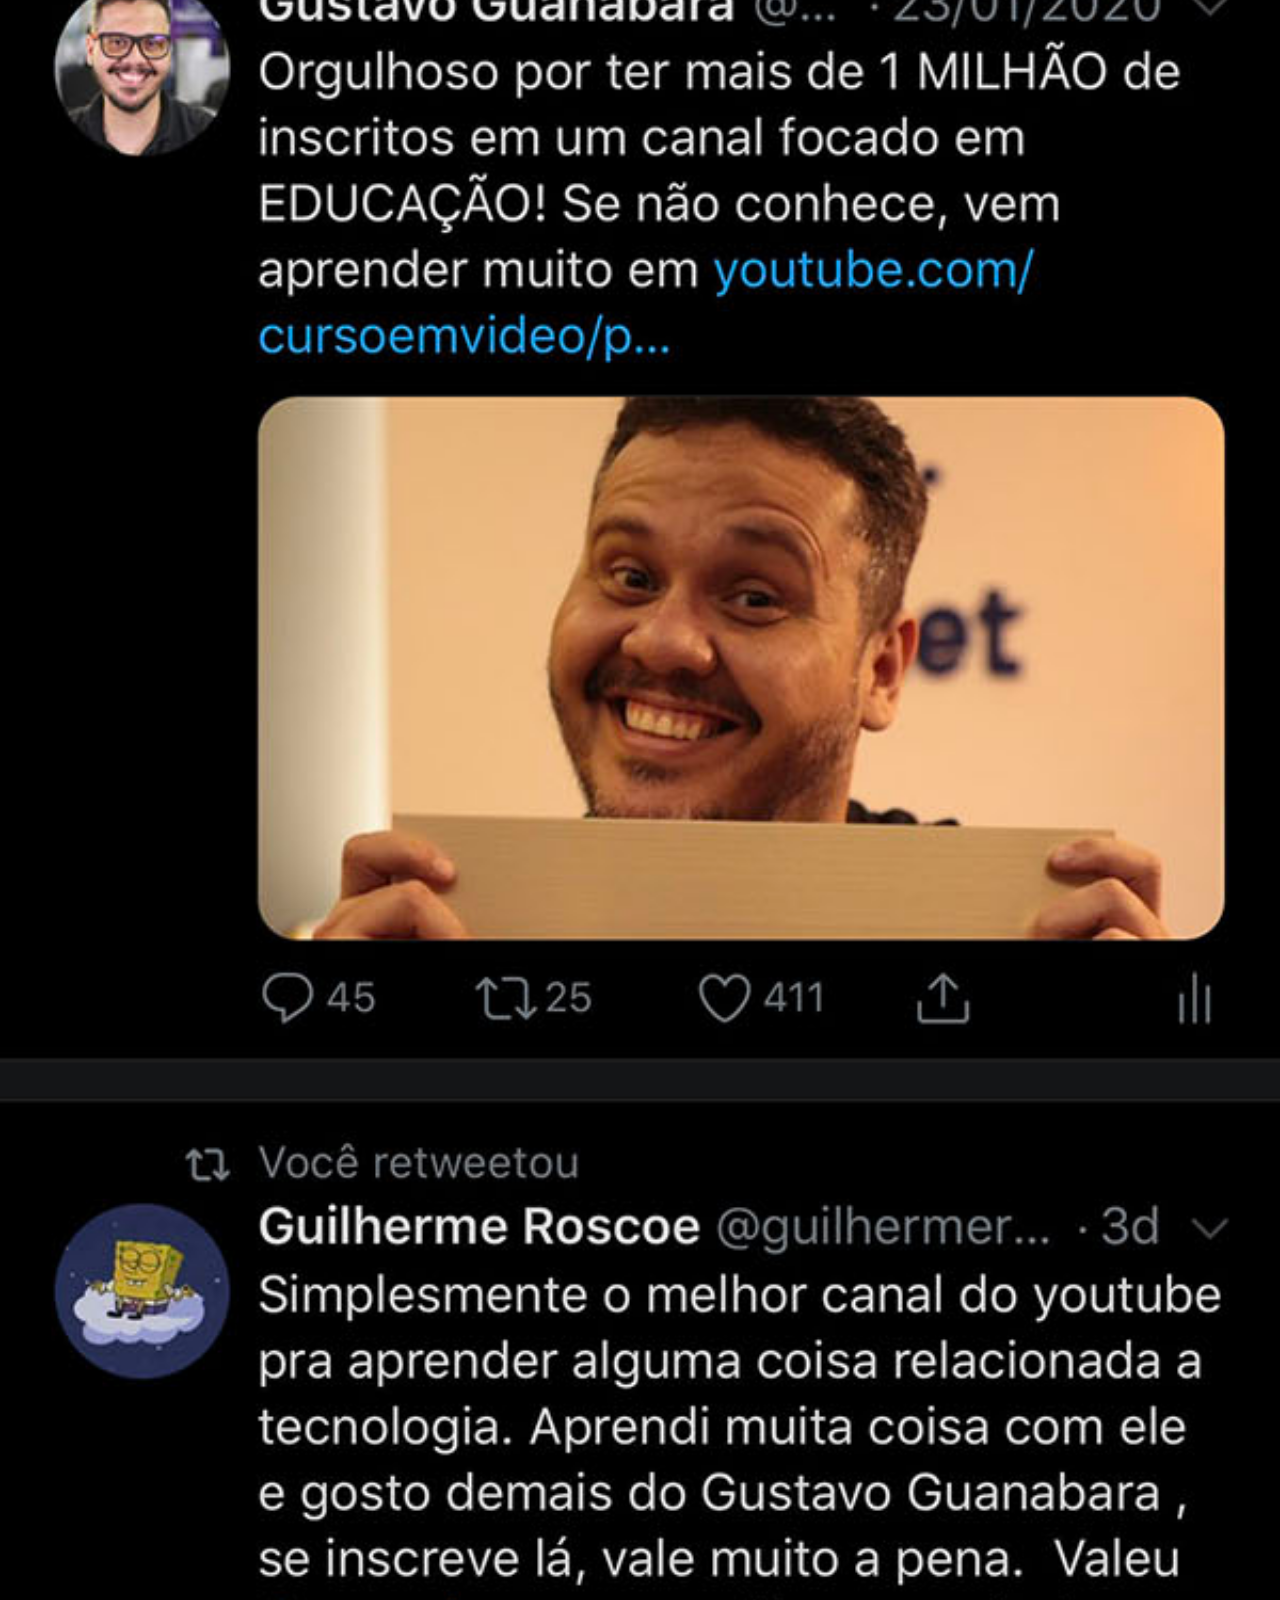
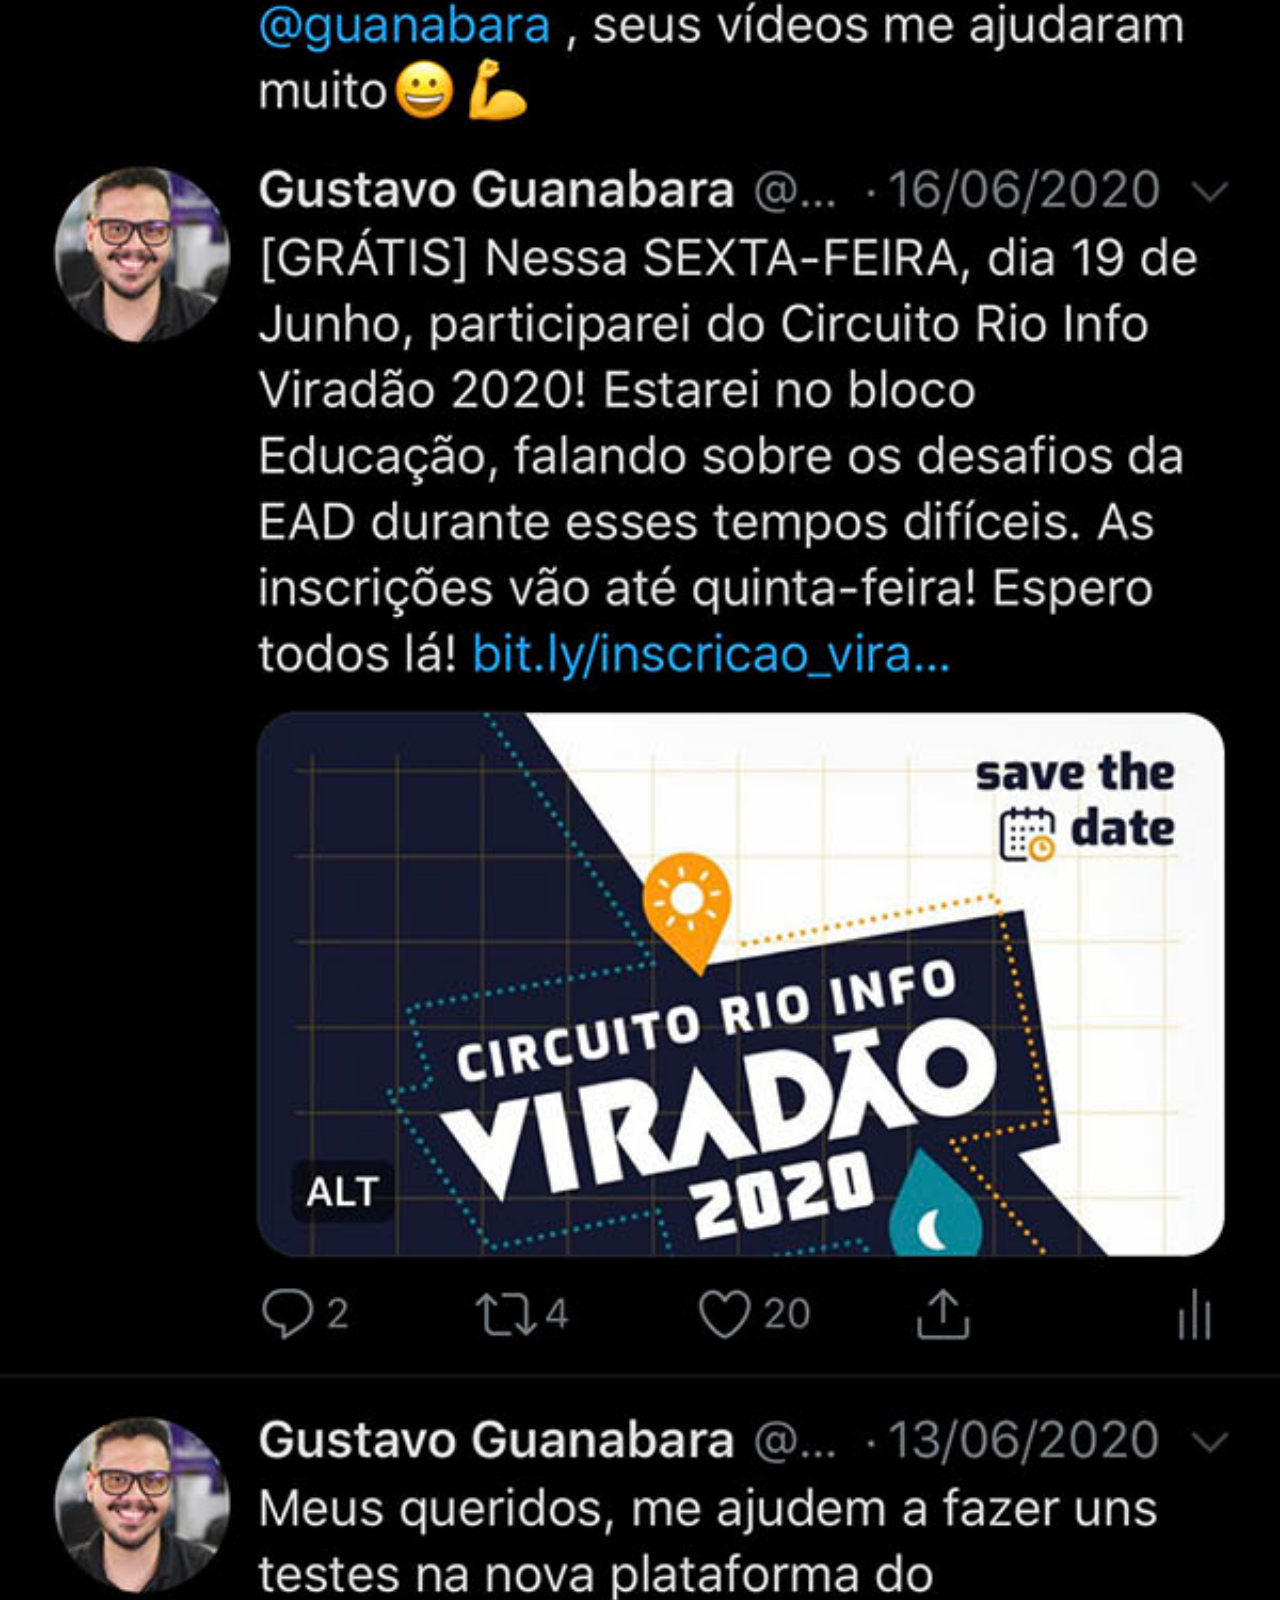
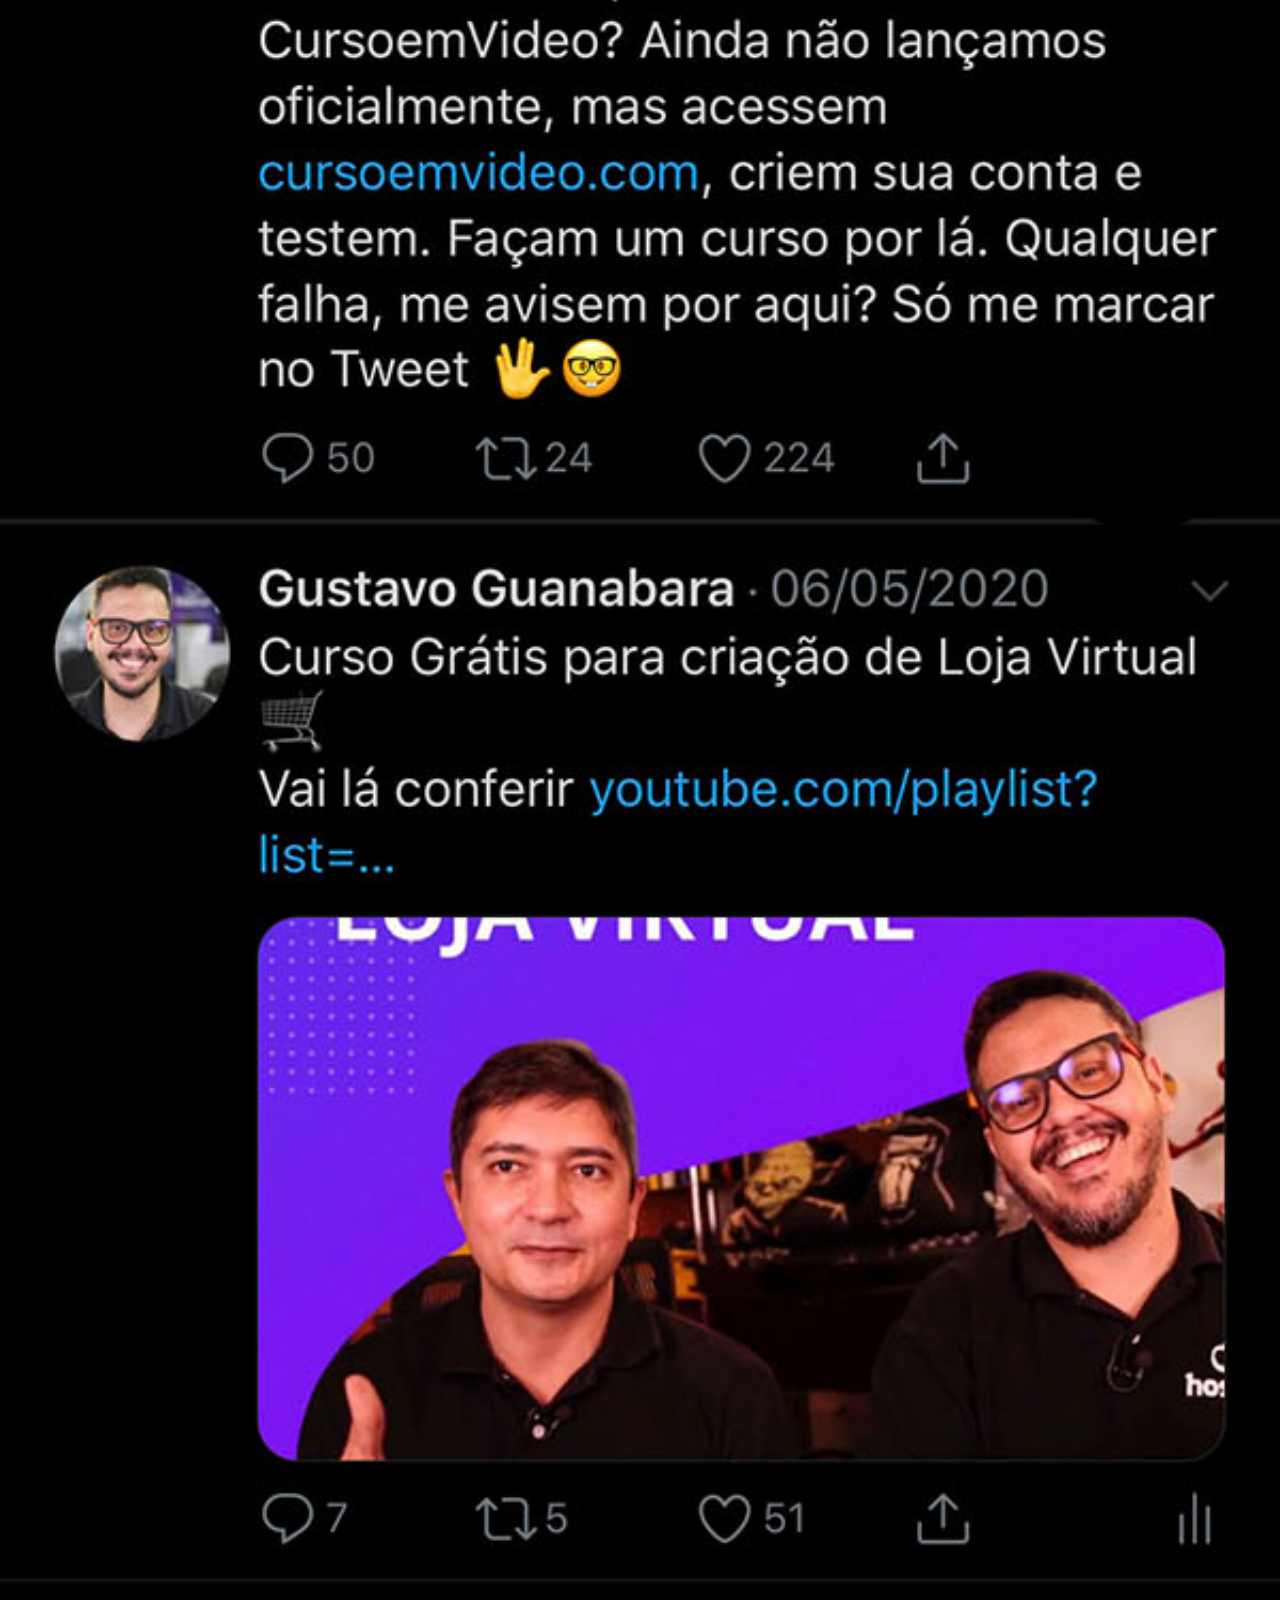
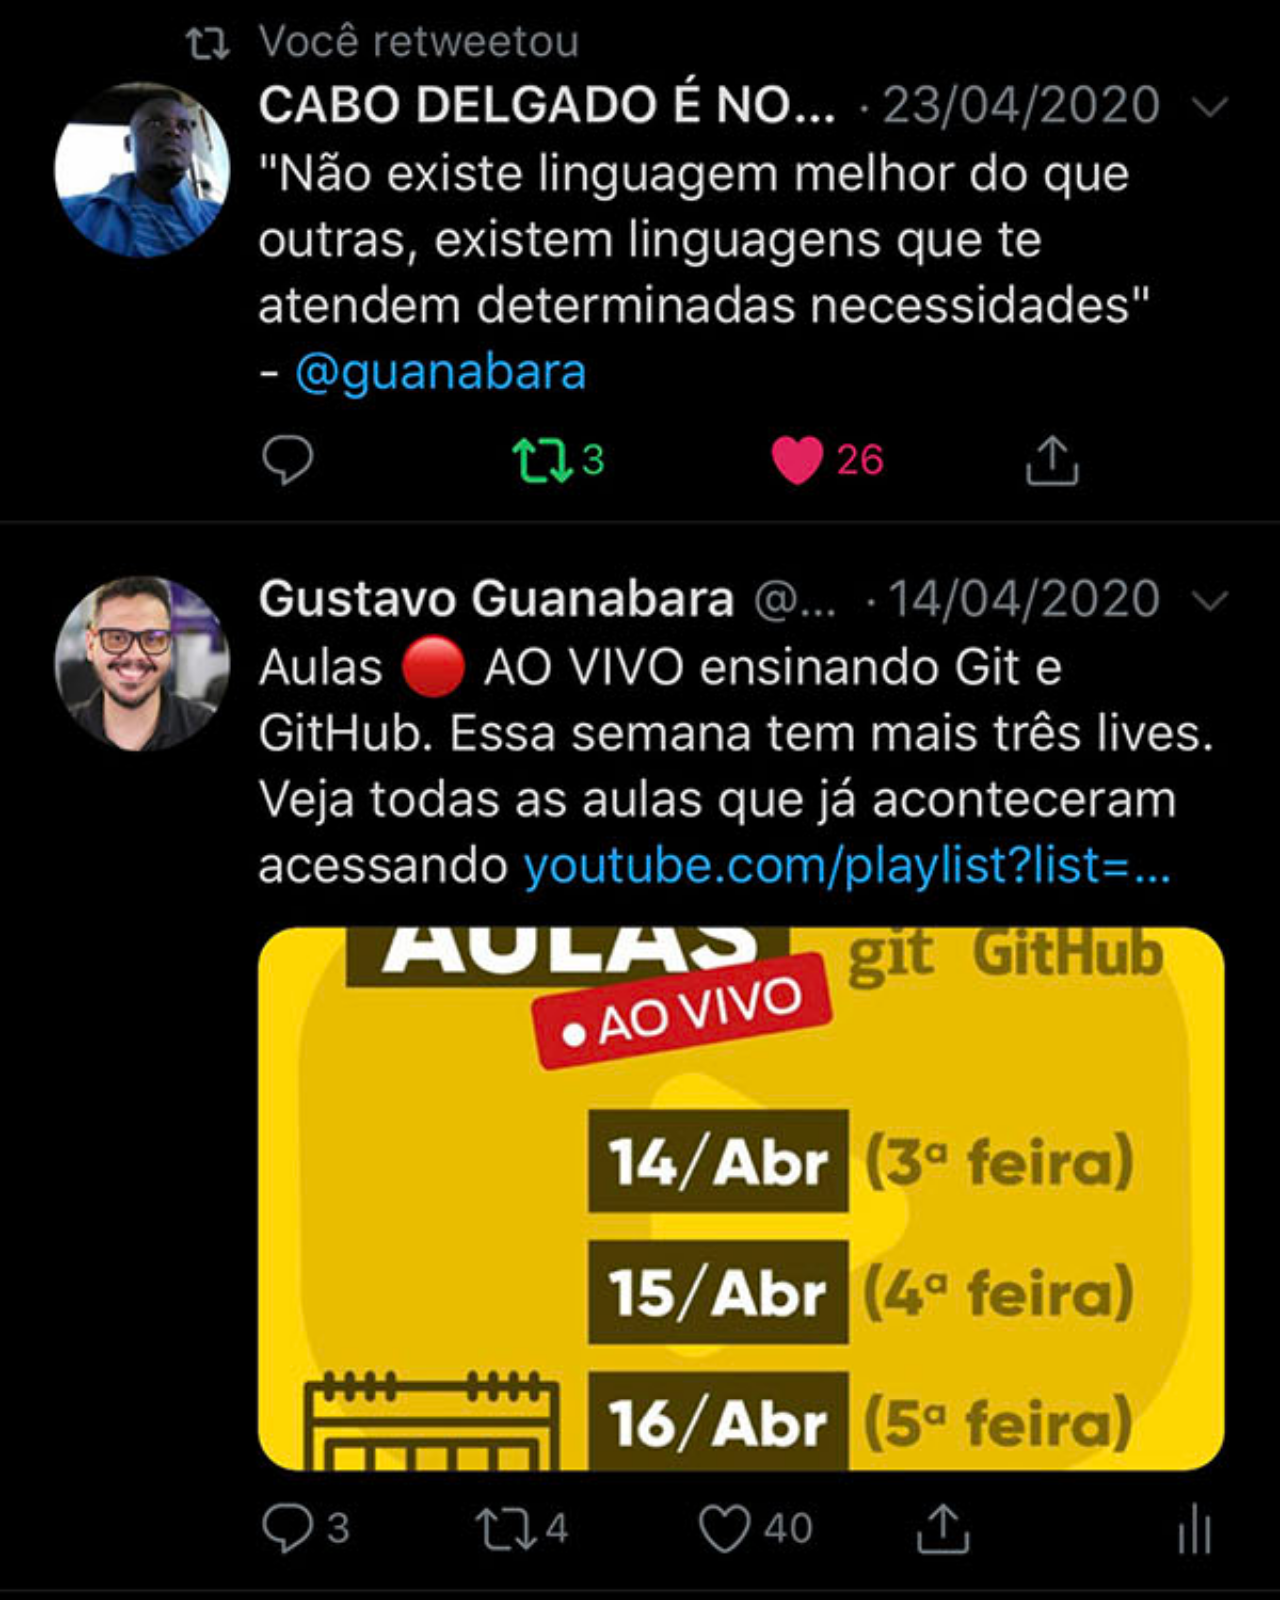
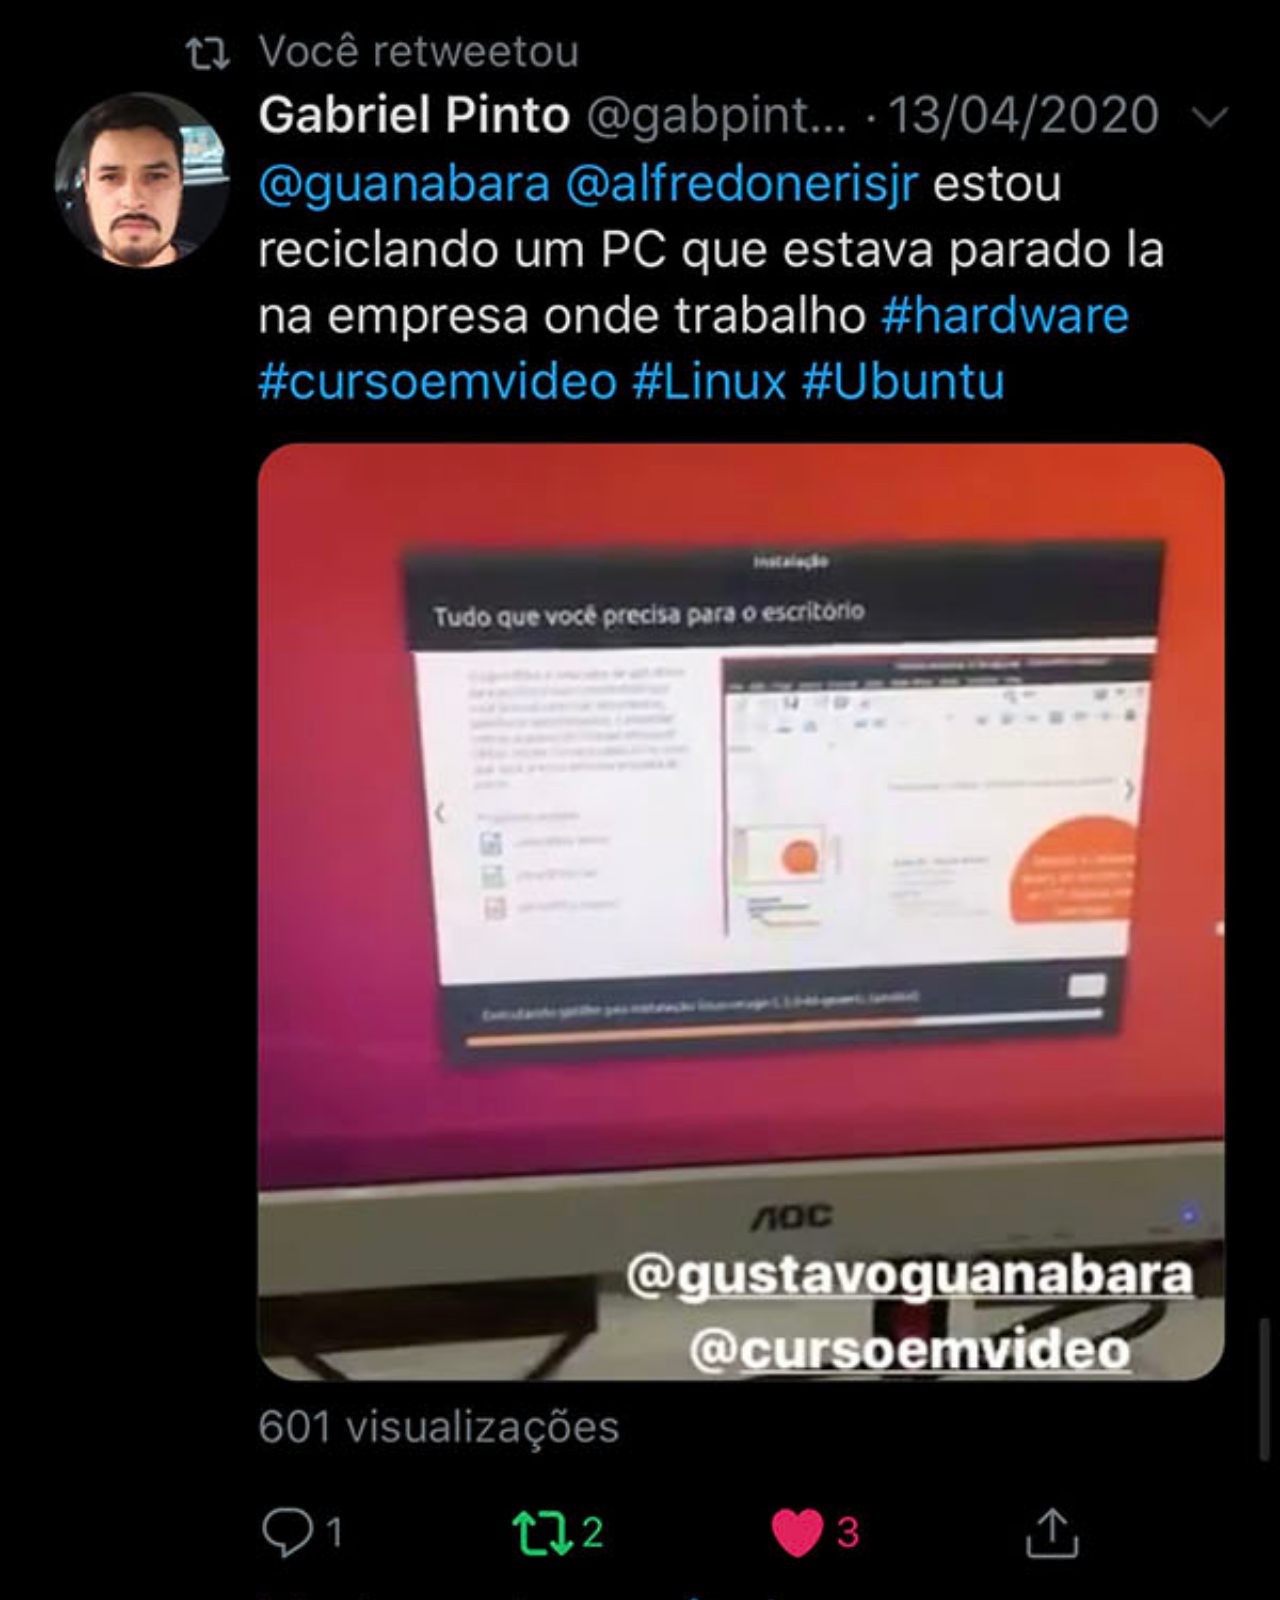
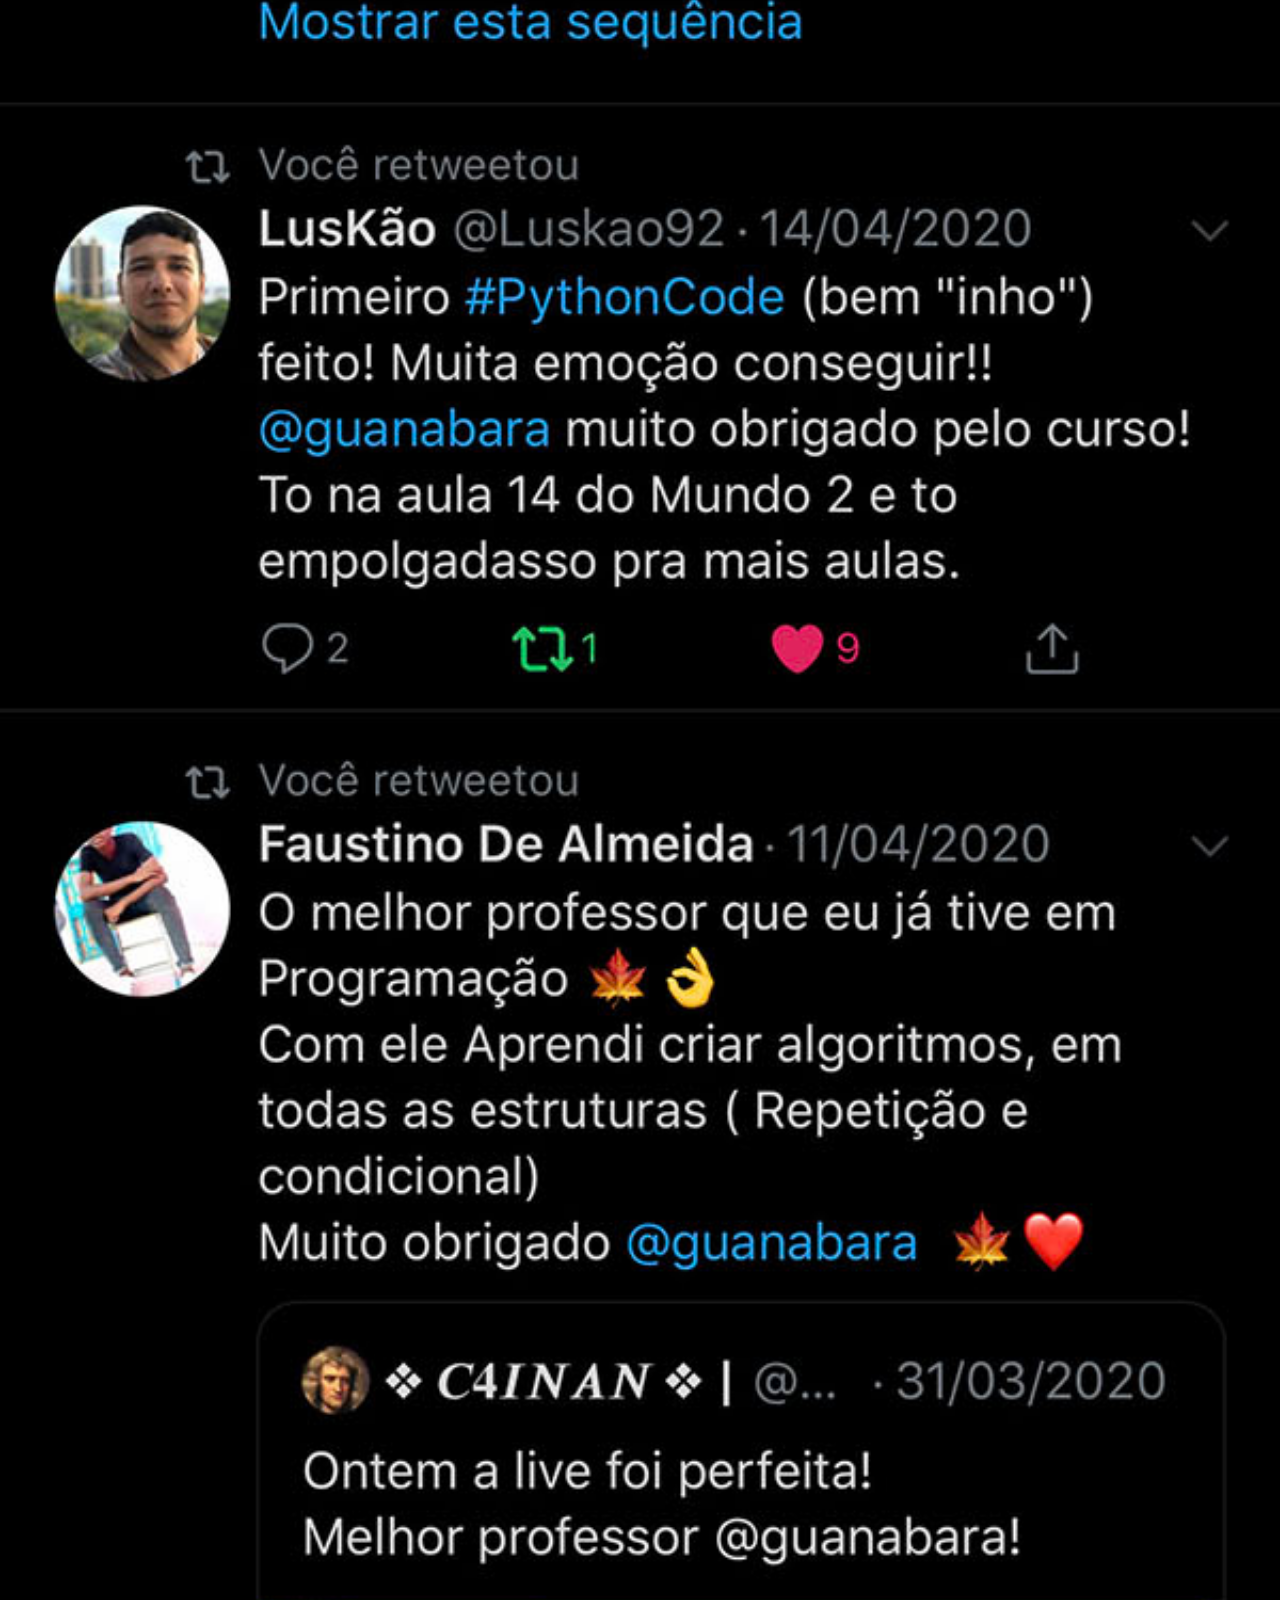
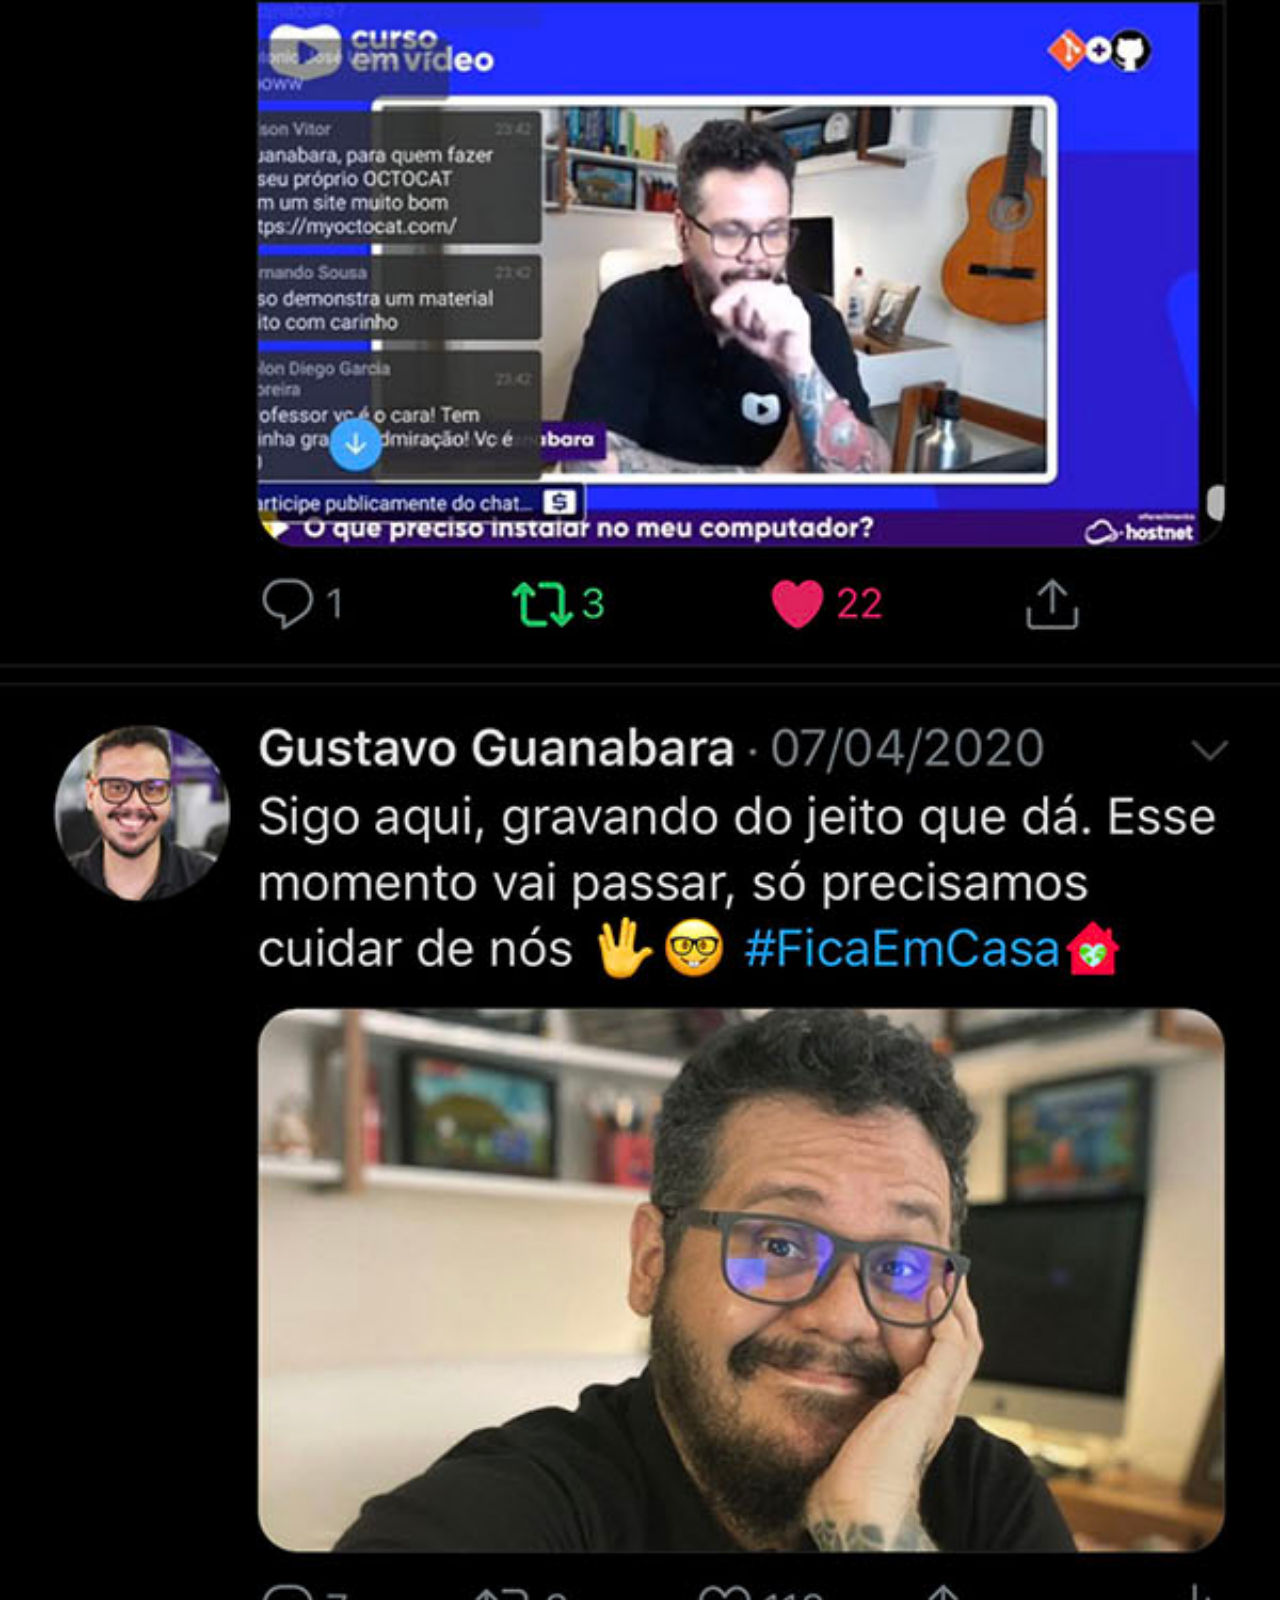
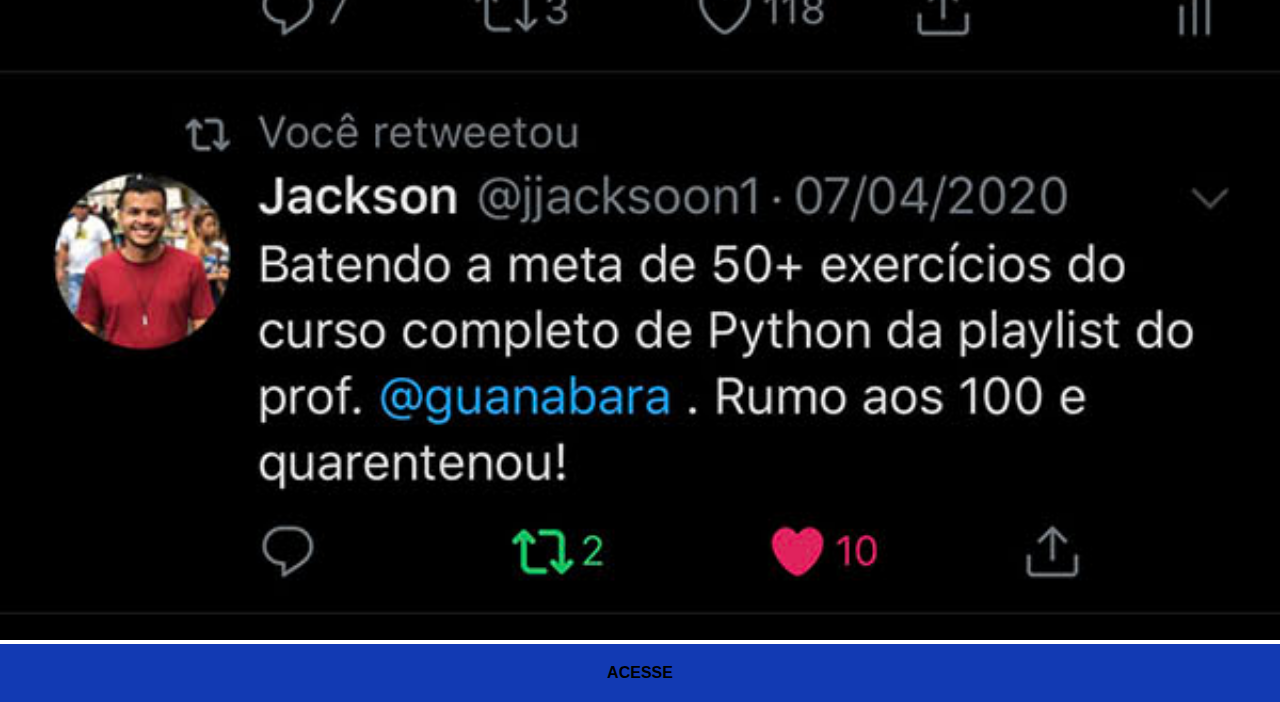
<file: twitter.html>
<!DOCTYPE html>
<html lang="pt-br">
<head>
    <meta charset="UTF-8">
    <meta http-equiv="X-UA-Compatible" content="IE=edge">
    <meta name="viewport" content="width=device-width, initial-scale=1.0">
    <title>Twitter</title>
    <link rel="stylesheet" href="estilos/socials.css">
</head>
<body>
    <img src="imagens/tela-twitter.jpg" alt="Twitter">
    <a href="https://twitter.com/Temis_Stark" target="_blank">ACESSE</a>
    
</body>
</html>
</file>
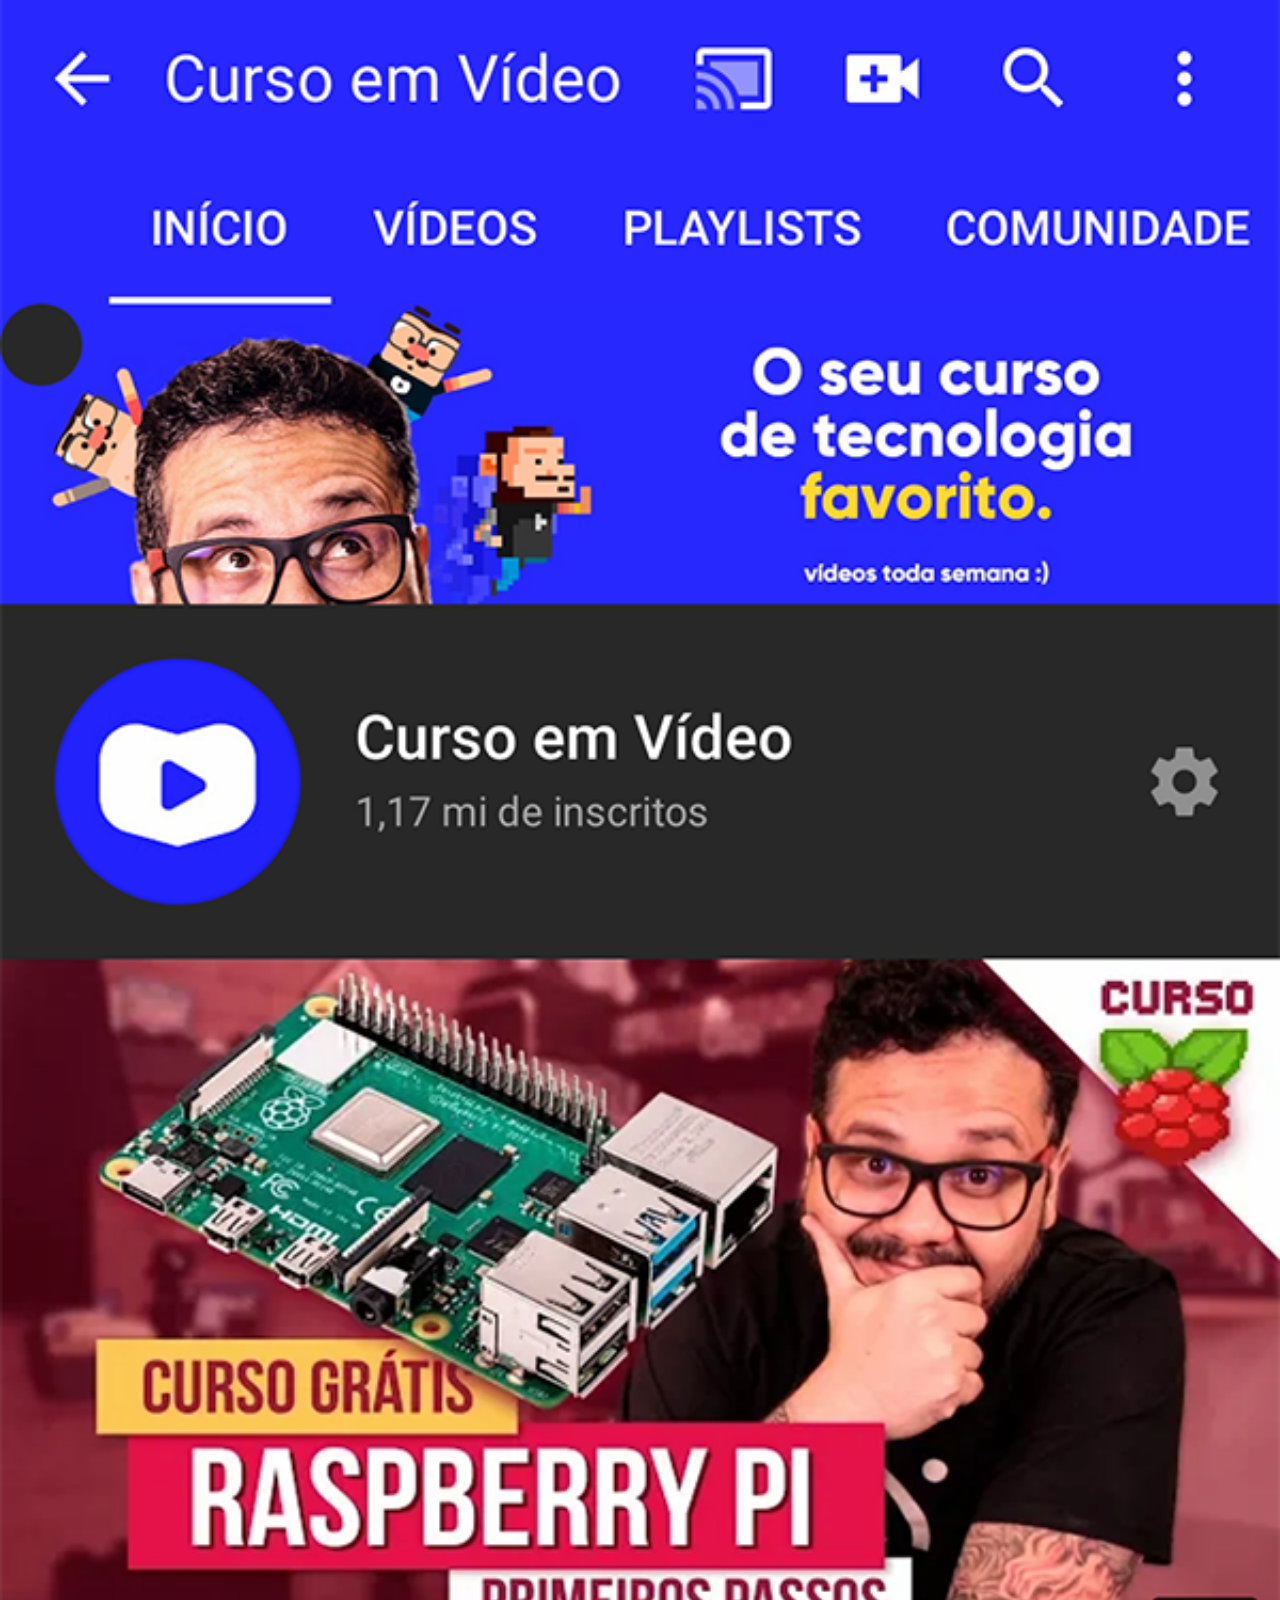
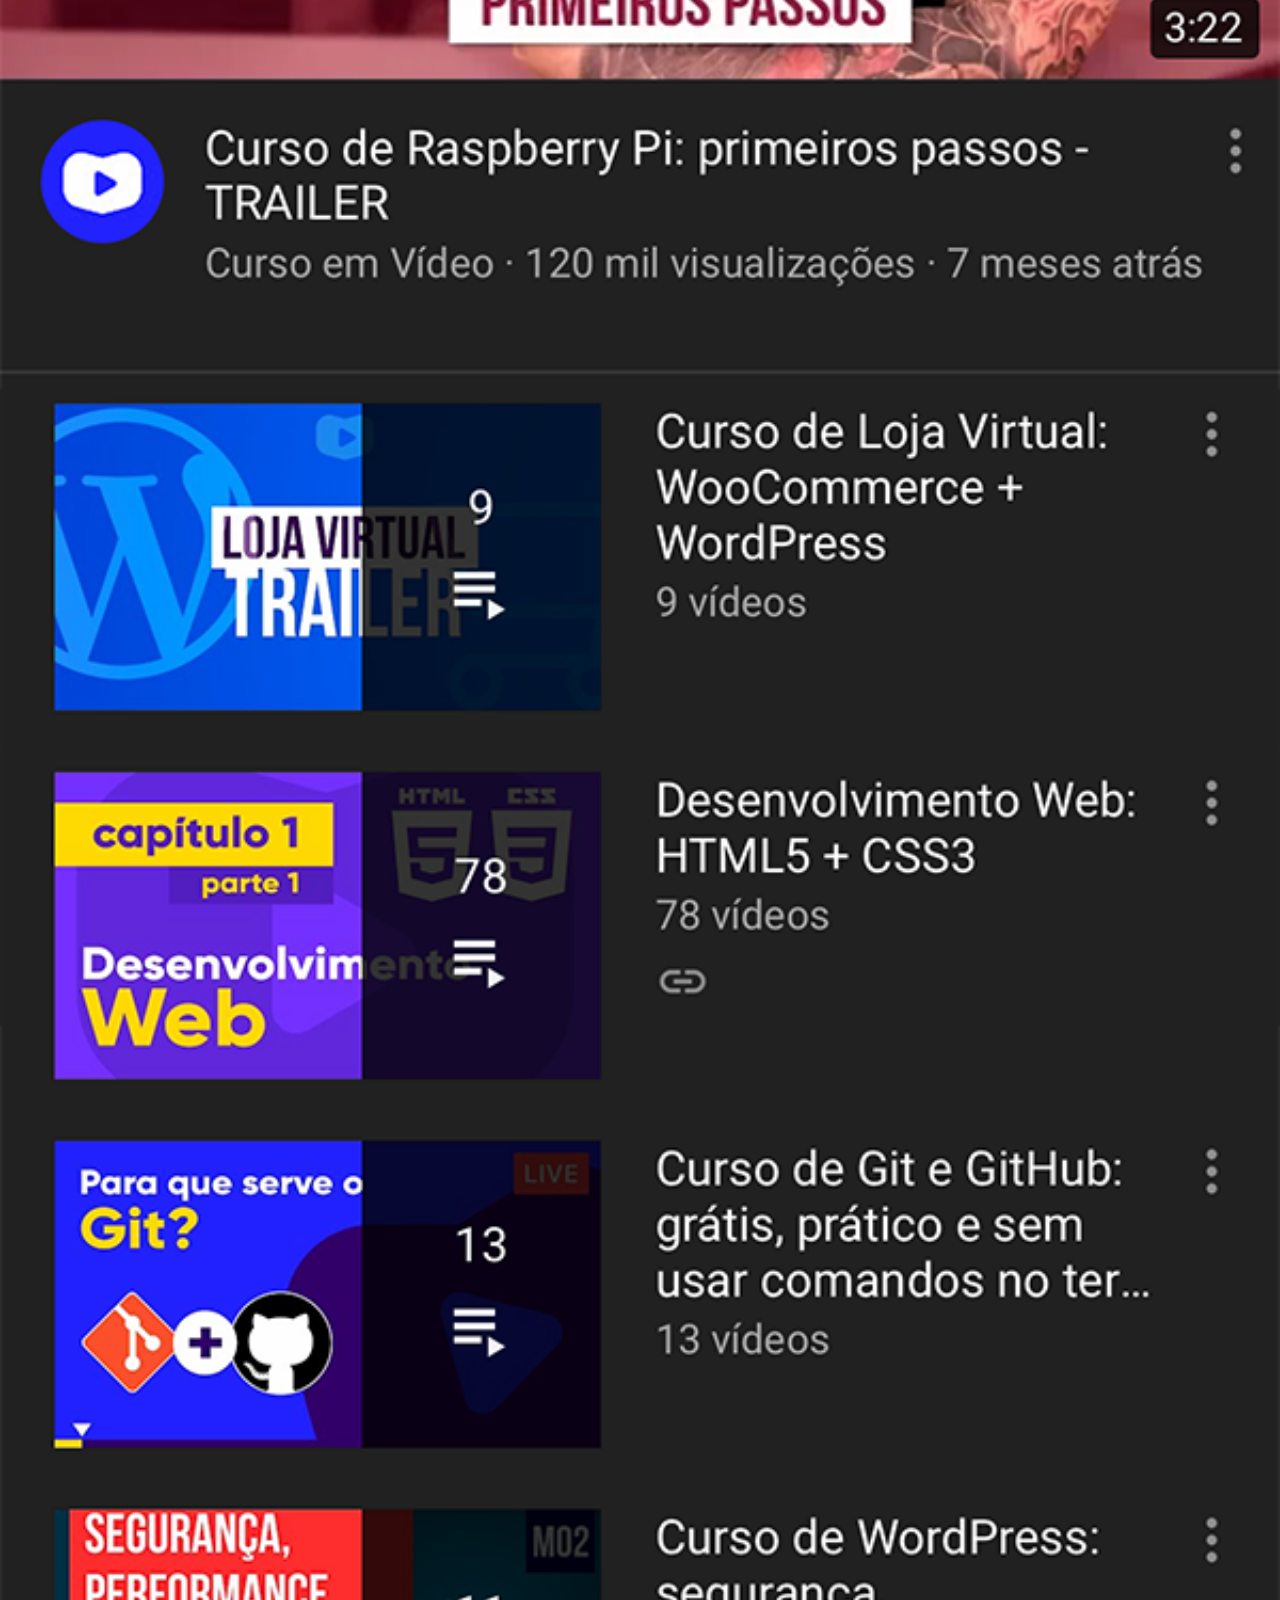
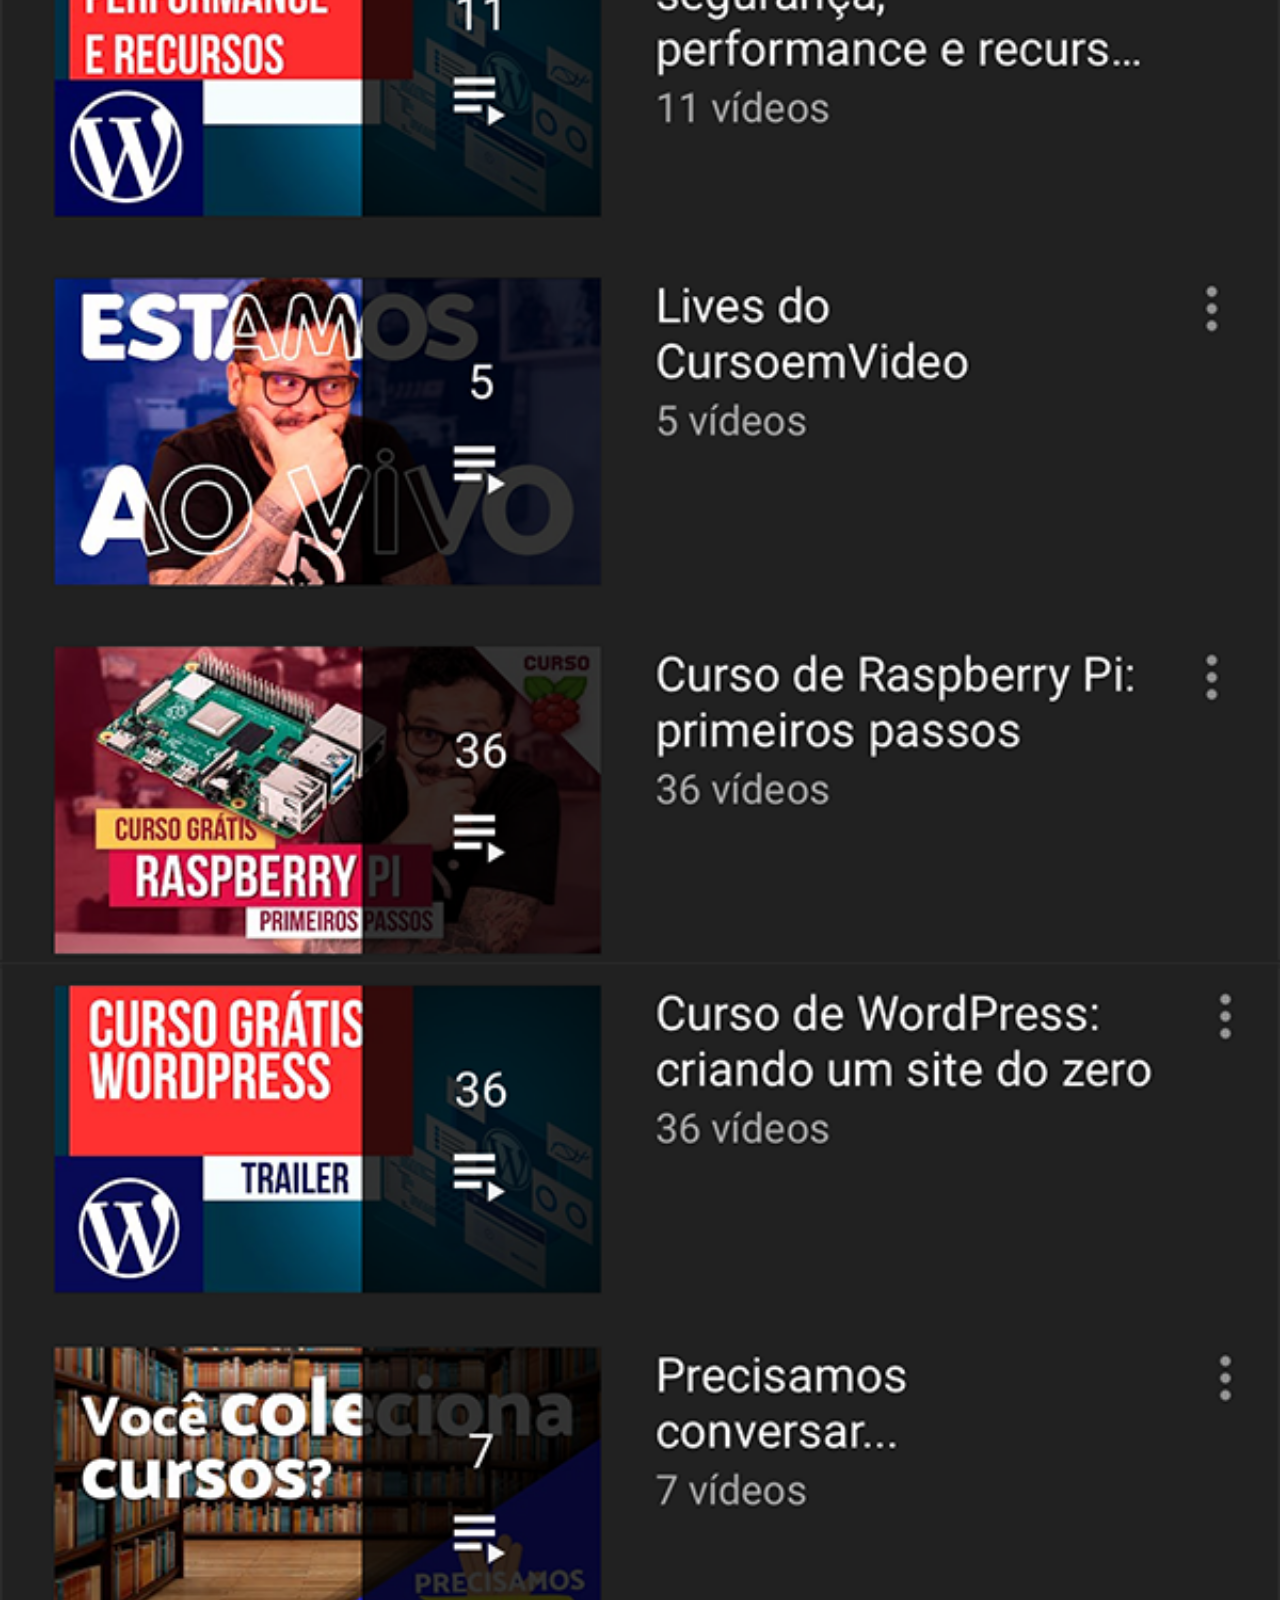
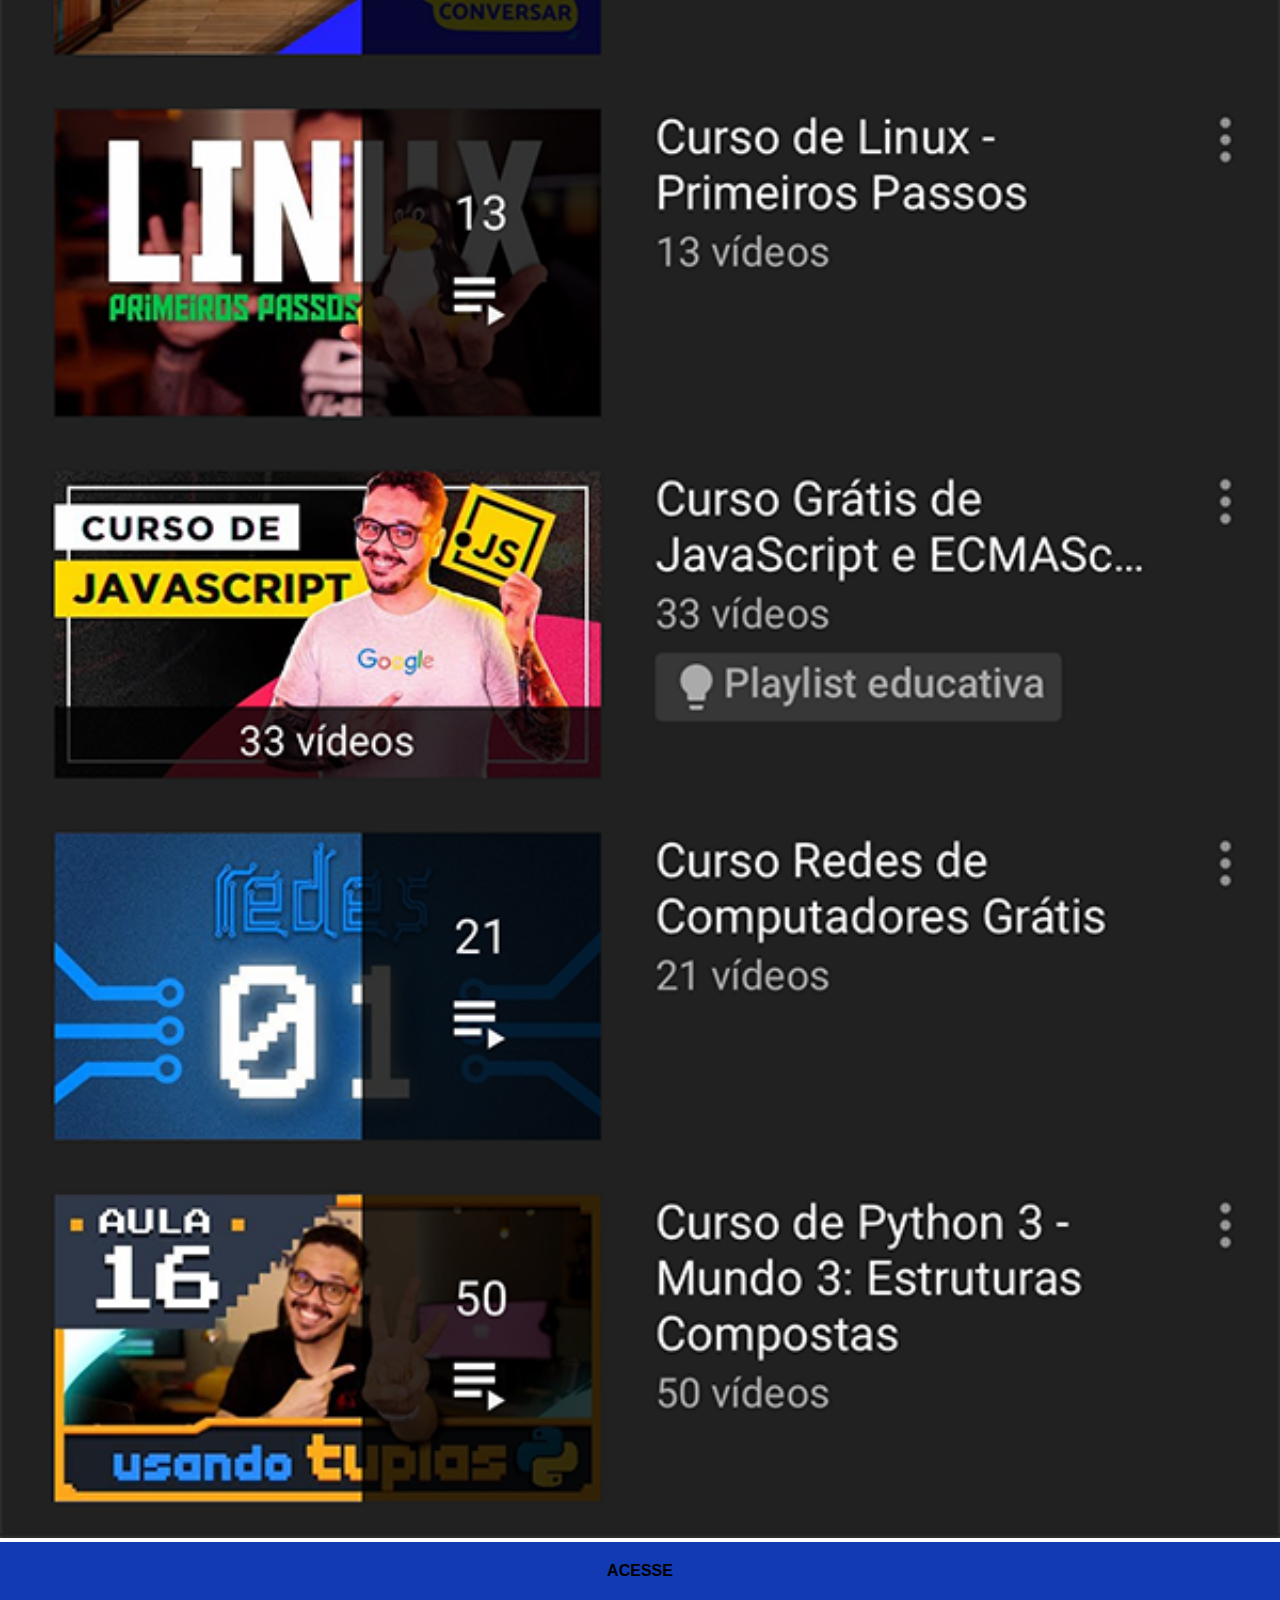
<file: youtube.html>
<!DOCTYPE html>
<html lang="pt-br">
<head>
    <meta charset="UTF-8">
    <meta http-equiv="X-UA-Compatible" content="IE=edge">
    <meta name="viewport" content="width=device-width, initial-scale=1.0">
    <title>YouTube</title>
    <link rel="stylesheet" href="estilos/socials.css">
</head>
<body>
    <img src="imagens/tela-youtube.png" alt="YouTube">
    <a href="https://www.youtube.com/channel/UCBYvEPPLnWgUDnLcmBbW7yw" target="_blank">ACESSE</a>
    
</body>
</html>
</file>
<file: estilos/estilos.css>
@charset "UTF-8";

* {
    margin: 0px;
    padding: 0px;
    font-family: Arial, Helvetica, sans-serif;
}

html, body {
    height: 100vh;
    width: 100vw;
    background-color: black;
}

body {
    background: url("../imagens/1000x727.jpg") no-repeat top center;
    background-size: cover;
    background-attachment: fixed;
}

main {
    height: 100vh;
    position: relative;
}

section#telefone {
    position: absolute;
    top: 50%;
    left: 50%;
    transform: translate(-50%, -50%);

    height: 627px;
    width: 310px;
    background: url('../imagens/frame-iphone.png') no-repeat;
}

iframe {
    position: relative;
    top: 80px;
    left: 22px;
    width: 267px;
    height: 470px;
}

section#rede-sociais {
    text-align: right;
    display: grid;
}

section#rede-sociais img {    
    width: 50px;
    margin: 10px;
    border-radius: 25px;
    box-shadow: 2px 2px 5px rgba(0, 0, 0, 0.516);
    box-sizing: border-box;
}

#rede-sociais img:hover {
    border: 2px solid rgba(235, 235, 235, 0.121);
    transform: translate(-4px, -4px);
    box-shadow: 5px 5px 8px rgba(0, 0, 0, 0.381);
    transition: transfomr .3s;
}
</file>
<file: estilos/socials.css>
@charset "UTF-8";

* {
    margin: 0px;
    padding: 0px;
    font-family: Arial, Helvetica, sans-serif;
}

::-webkit-scrollbar {
    width: 0px;
    height: 0px;
}
img {
    width: 100vw;
    
}
a {
    display: block;
    background-color: rgb(18, 58, 179);
    padding: 20px;
    text-align: center;
    font-weight: bold;
    text-decoration: none;
    color: black;
}
a:hover {
    background-color: rgba(20, 117, 149, 0.697);
    color: white;
    transition: .5s;
}
</file>
